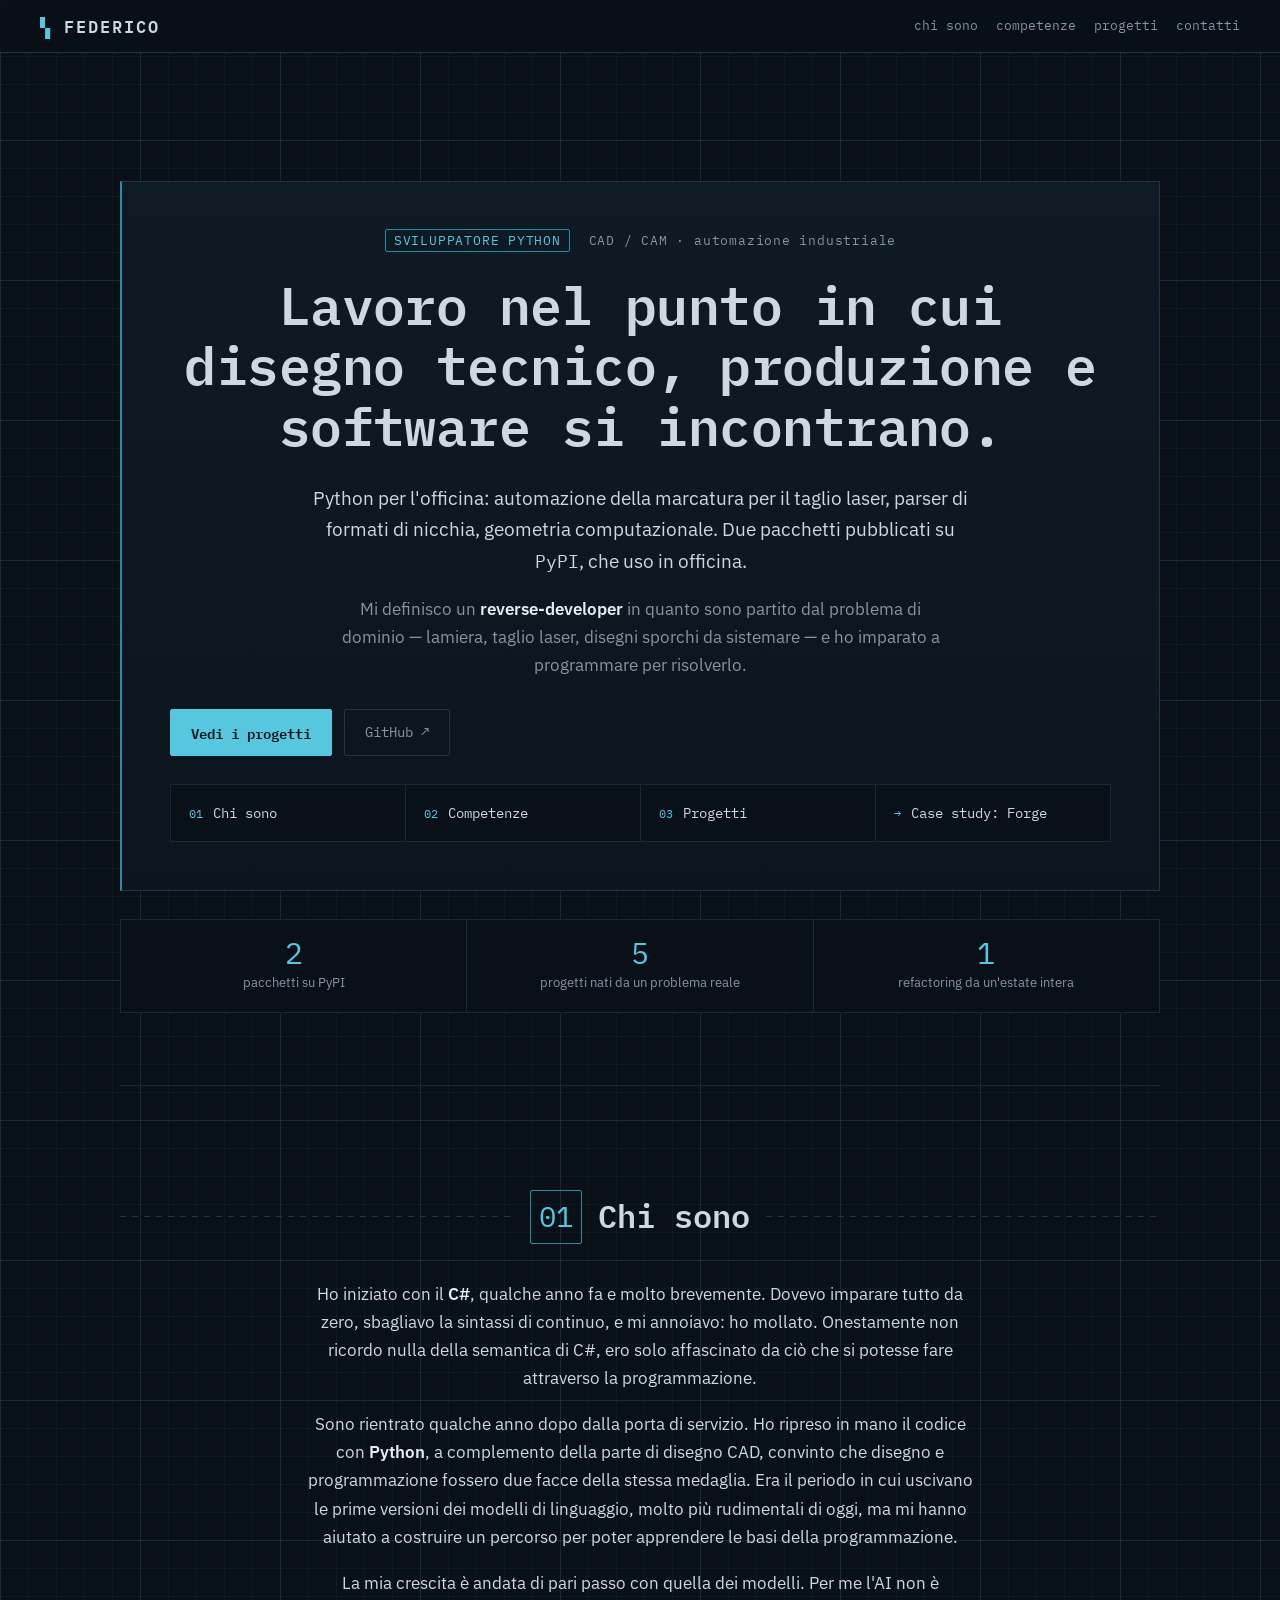
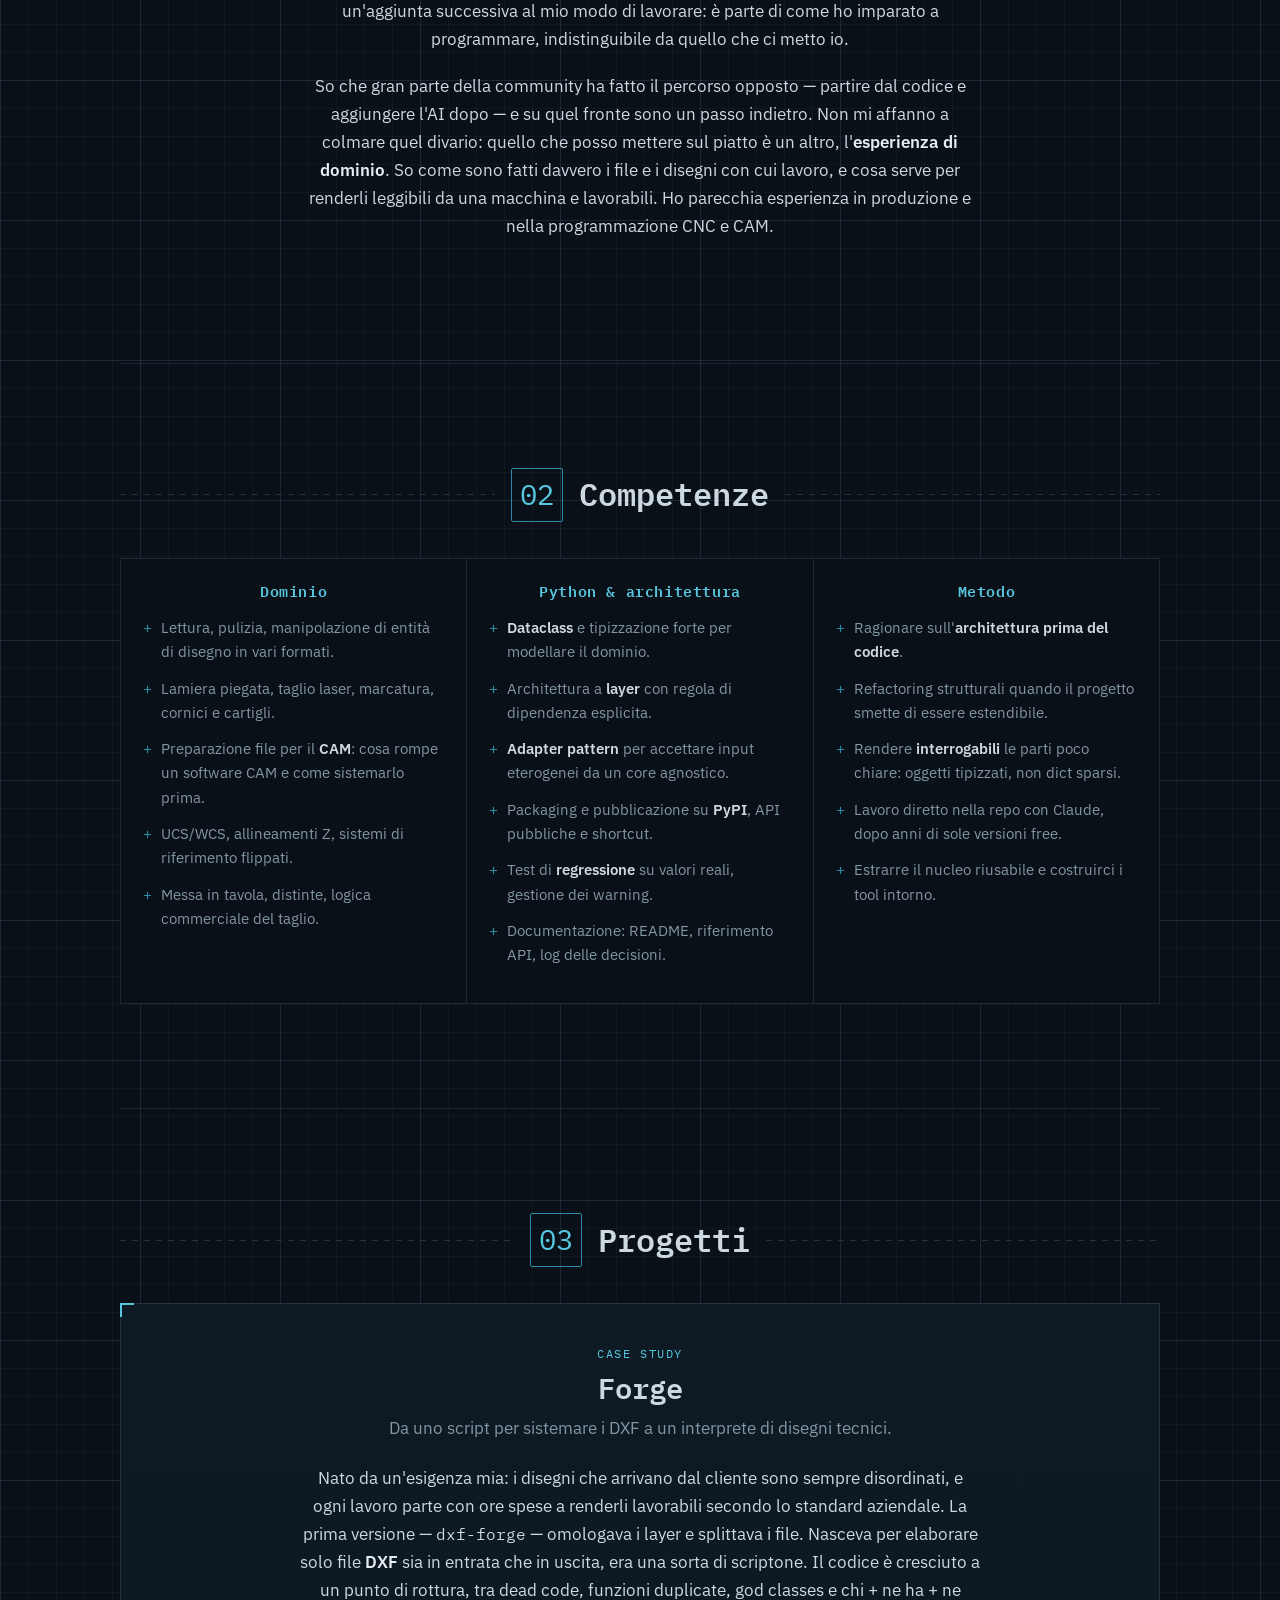
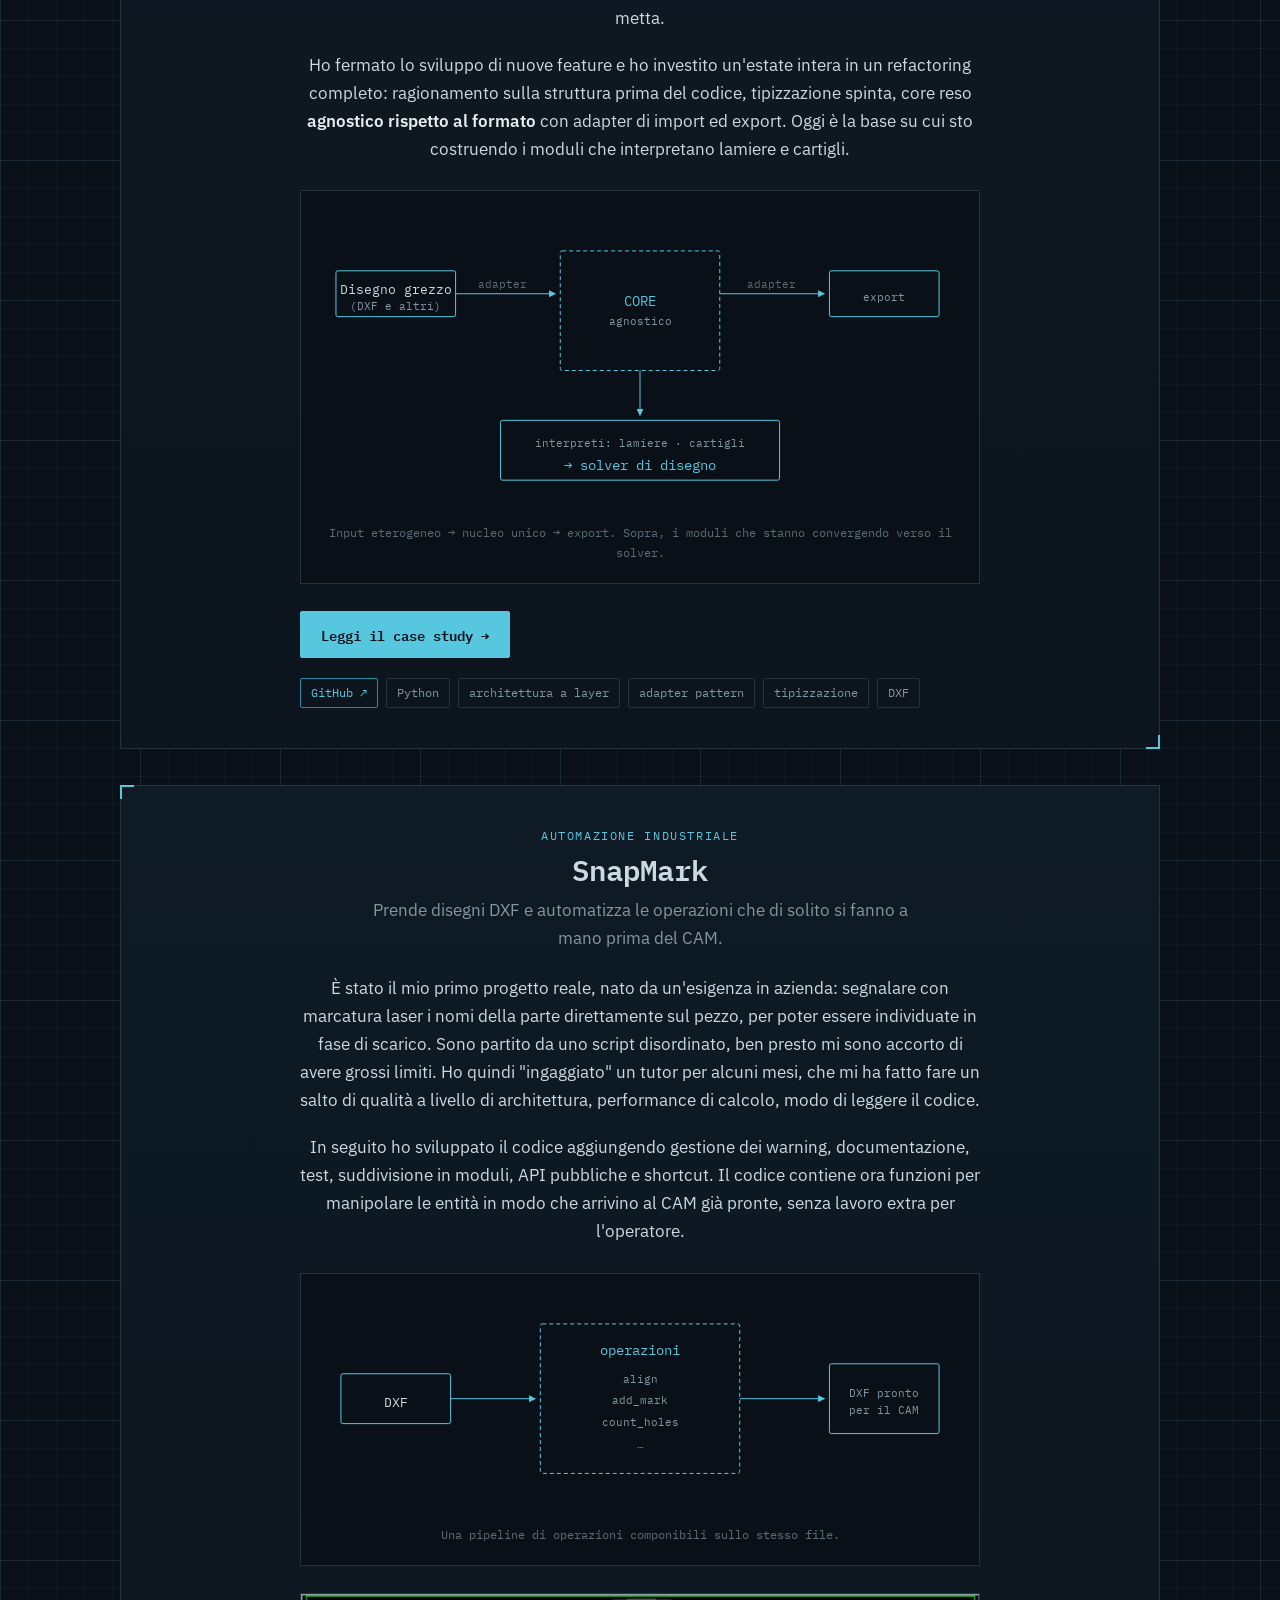
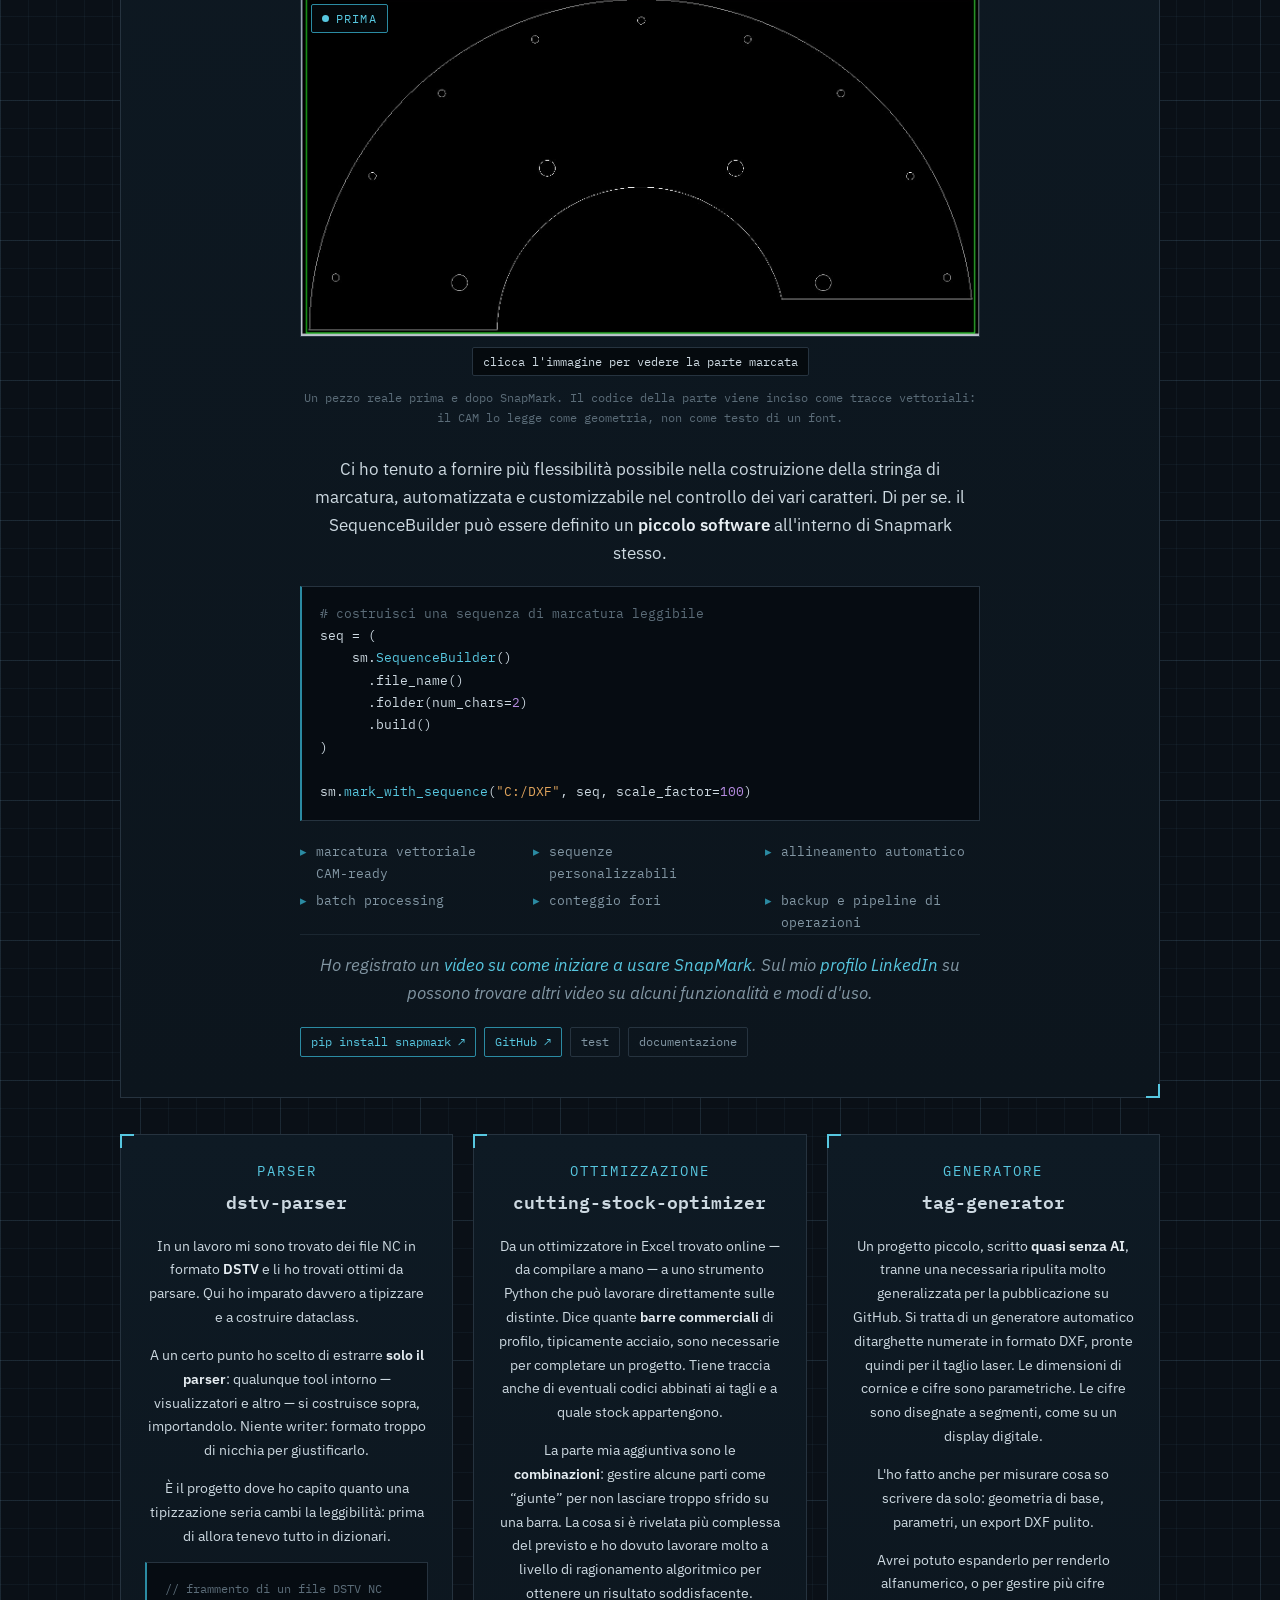
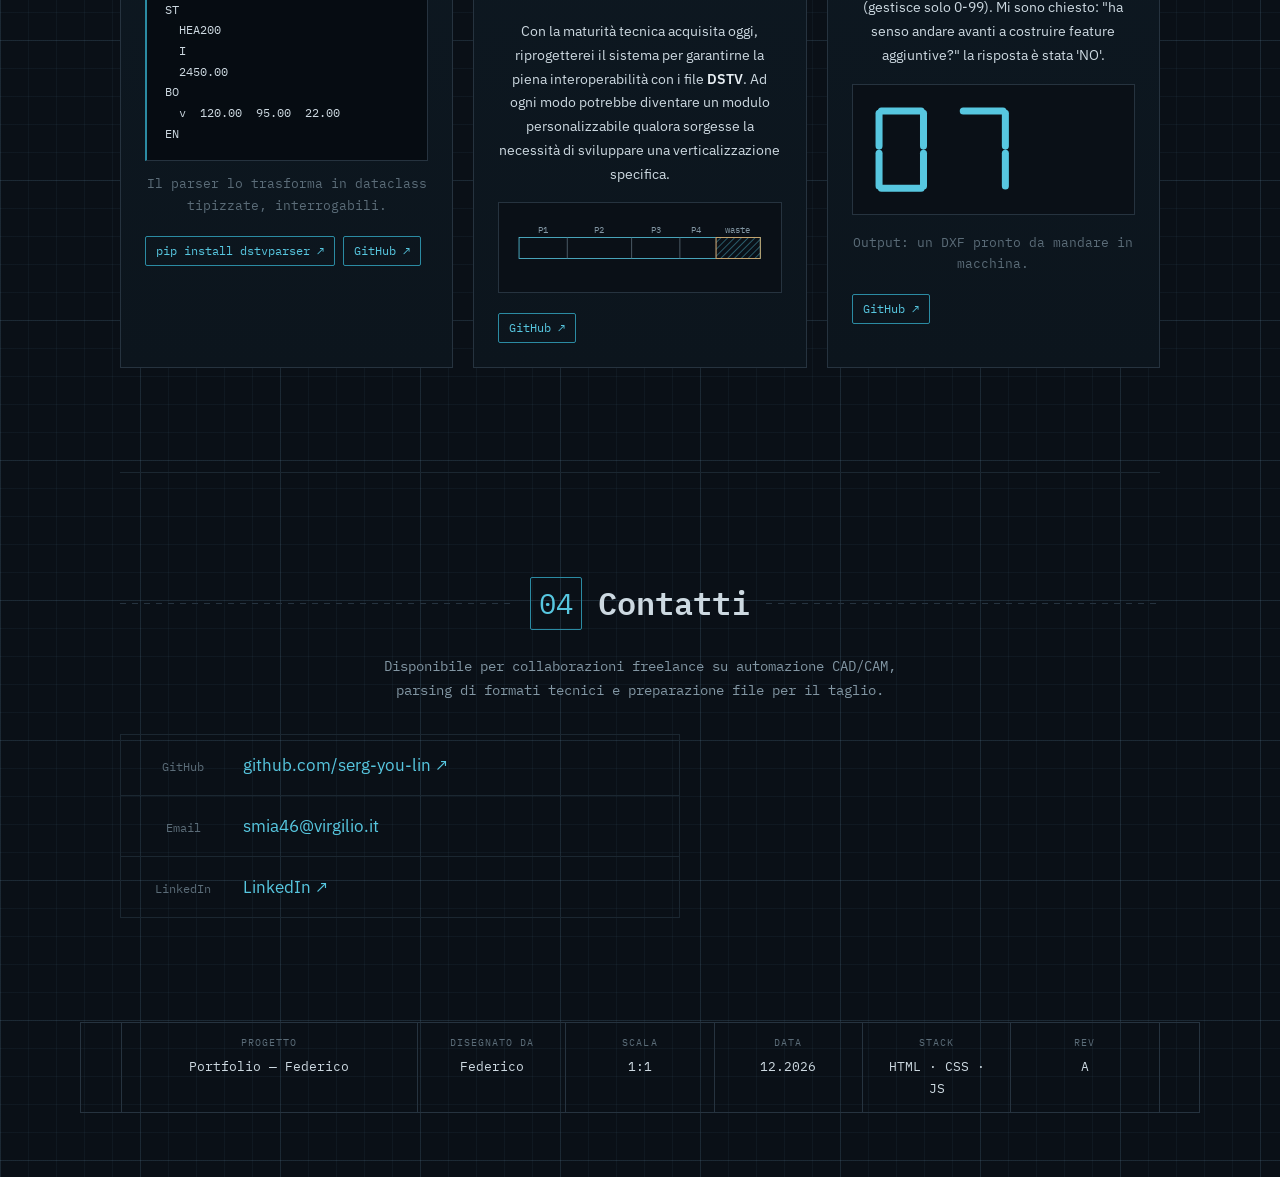
<file: index.html>
<!DOCTYPE html>
<html lang="it">
<head>
    <meta charset="UTF-8">
    <meta name="viewport" content="width=device-width, initial-scale=1.0">
    <title>Federico — sviluppatore CAD/CAM</title>
    <meta name="description" content="Sviluppatore Python per CAD/CAM: automazione industriale, parsing di formati di nicchia, interpretazione di disegni tecnici. Due pacchetti pubblicati su PyPI.">
    <meta name="author" content="Federico">

    <meta property="og:title" content="Federico — sviluppatore CAD/CAM">
    <meta property="og:description" content="Costruisco strumenti Python che rendono lavorabili i disegni tecnici: automazione per il CAM, parser di formati di nicchia, un interprete di disegni in costruzione.">
    <meta property="og:type" content="website">

    <link rel="preconnect" href="https://fonts.googleapis.com">
    <link rel="preconnect" href="https://fonts.gstatic.com" crossorigin>
    <link href="https://fonts.googleapis.com/css2?family=IBM+Plex+Mono:wght@400;500;600&family=IBM+Plex+Sans:wght@400;500;600&display=swap" rel="stylesheet">
    <link rel="stylesheet" href="style.css">
</head>
<body>

<a class="skip-link" href="#main">Salta al contenuto</a>

<header class="topbar">
    <a class="topbar__id" href="#top">
        <span class="mark">▚</span> FEDERICO
    </a>
    <nav class="topbar__nav" aria-label="Sezioni">
        <a href="#chi-sono">chi sono</a>
        <a href="#competenze">competenze</a>
        <a href="#progetti">progetti</a>
        <a href="#contatti">contatti</a>
    </nav>
</header>

<main id="main">
    <span id="top"></span>

    <!-- ============================================ HERO -->
    <section class="hero" aria-labelledby="hero-title">
        <div class="hero__frame">
            <p class="eyebrow">
                <span class="eyebrow__tag">SVILUPPATORE PYTHON</span>
                CAD / CAM · automazione industriale
            </p>

            <h1 id="hero-title">
                Lavoro nel punto in cui disegno tecnico, produzione e software si incontrano.
            </h1>

            <p class="hero__lede">
                Python per l'officina: automazione della marcatura per il taglio laser,
                parser di formati di nicchia, geometria computazionale. Due pacchetti
                pubblicati su <span class="mono">PyPI</span>, che uso in officina.
            </p>

            <p class="hero__identity">
                Mi definisco un <strong>reverse-developer</strong> in quanto sono partito
                dal problema di dominio — lamiera, taglio laser, disegni sporchi da
                sistemare — e ho imparato a programmare per risolverlo.
            </p>

            <div class="hero__cta">
                <a class="btn btn--primary" href="#progetti">Vedi i progetti</a>
                <a class="btn btn--ghost" href="https://github.com/serg-you-lin" target="_blank" rel="noopener">GitHub ↗</a>
            </div>

            <nav class="hero__index" aria-label="Aree del sito">
                <a href="#chi-sono"><span class="hero__index-n">01</span> Chi sono</a>
                <a href="#competenze"><span class="hero__index-n">02</span> Competenze</a>
                <a href="#progetti"><span class="hero__index-n">03</span> Progetti</a>
                <a href="forge.html"><span class="hero__index-n">→</span> Case study: Forge</a>
            </nav>
        </div>

        <ul class="hero__stats" aria-label="In numeri">
            <li><span class="num">2</span><span class="cap">pacchetti su PyPI</span></li>
            <li><span class="num">5</span><span class="cap">progetti nati da un problema reale</span></li>
            <li><span class="num">1</span><span class="cap">refactoring da un'estate intera</span></li>
        </ul>
    </section>

    <!-- ============================================ CHI SONO -->
    <section id="chi-sono" class="section" aria-labelledby="chi-sono-title">
        <div class="section__head">
            <span class="section__num">01</span>
            <h2 id="chi-sono-title">Chi sono</h2>
            <span class="section__rule" aria-hidden="true"></span>
        </div>

        <div class="prose">
            <p>
                Ho iniziato con il <strong>C#</strong>, qualche anno fa e molto brevemente.
                Dovevo imparare tutto da zero, sbagliavo la sintassi di continuo, e mi
                annoiavo: ho mollato. Onestamente non ricordo nulla della semantica di C#, 
                ero solo affascinato da ciò che si potesse fare attraverso la programmazione.
            </p>
            <p>
                Sono rientrato qualche anno dopo dalla porta di servizio. Ho ripreso in mano il codice con
                <strong>Python</strong>, a complemento della parte di disegno CAD, convinto
                che disegno e programmazione fossero due facce della stessa medaglia. Era il
                periodo in cui uscivano le prime versioni dei modelli di linguaggio, molto più 
                rudimentali di oggi, ma mi hanno aiutato a costruire un percorso per poter apprendere le basi
                della programmazione.
            </p>
            <p>
                La mia crescita è andata di pari passo con quella dei modelli. Per me l'AI
                non è un'aggiunta successiva al mio modo di lavorare: è parte di come ho
                imparato a programmare, indistinguibile da quello che ci metto io.
            </p>
            <p>
                So che gran parte della community ha fatto il percorso opposto — partire
                dal codice e aggiungere l'AI dopo — e su quel fronte sono un passo indietro.
                Non mi affanno a colmare quel divario: quello che posso mettere sul piatto
                è un altro, l'<strong>esperienza di dominio</strong>. So come sono fatti
                davvero i file e i disegni con cui lavoro, e cosa serve per renderli
                leggibili da una macchina e lavorabili. Ho parecchia esperienza in
                produzione e nella programmazione CNC e CAM.
            </p>
        </div>
    </section>

    <!-- ============================================ COMPETENZE -->
    <section id="competenze" class="section" aria-labelledby="competenze-title">
        <div class="section__head">
            <span class="section__num">02</span>
            <h2 id="competenze-title">Competenze</h2>
            <span class="section__rule" aria-hidden="true"></span>
        </div>

        <div class="skills">
            <article class="skillcol">
                <h3>Dominio</h3>
                <ul>
                    <li>Lettura, pulizia, manipolazione di entità di disegno in vari formati.</li>
                    <li>Lamiera piegata, taglio laser, marcatura, cornici e cartigli.</li>
                    <li>Preparazione file per il <strong>CAM</strong>: cosa rompe un software CAM e come sistemarlo prima.</li>
                    <li>UCS/WCS, allineamenti Z, sistemi di riferimento flippati.</li>
                    <li>Messa in tavola, distinte, logica commerciale del taglio.</li>
                </ul>
            </article>

            <article class="skillcol">
                <h3>Python &amp; architettura</h3>
                <ul>
                    <li><strong>Dataclass</strong> e tipizzazione forte per modellare il dominio.</li>
                    <li>Architettura a <strong>layer</strong> con regola di dipendenza esplicita.</li>
                    <li><strong>Adapter pattern</strong> per accettare input eterogenei da un core agnostico.</li>
                    <li>Packaging e pubblicazione su <strong>PyPI</strong>, API pubbliche e shortcut.</li>
                    <li>Test di <strong>regressione</strong> su valori reali, gestione dei warning.</li>
                    <li>Documentazione: README, riferimento API, log delle decisioni.</li>
                </ul>
            </article>

            <article class="skillcol">
                <h3>Metodo</h3>
                <ul>
                    <li>Ragionare sull'<strong>architettura prima del codice</strong>.</li>
                    <li>Refactoring strutturali quando il progetto smette di essere estendibile.</li>
                    <li>Rendere <strong>interrogabili</strong> le parti poco chiare: oggetti tipizzati, non dict sparsi.</li>
                    <li>Lavoro diretto nella repo con Claude, dopo anni di sole versioni free.</li>
                    <li>Estrarre il nucleo riusabile e costruirci i tool intorno.</li>
                </ul>
            </article>
        </div>
    </section>

    <!-- ============================================ PROGETTI -->
    <section id="progetti" class="section" aria-labelledby="progetti-title">
        <div class="section__head">
            <span class="section__num">03</span>
            <h2 id="progetti-title">Progetti</h2>
            <span class="section__rule" aria-hidden="true"></span>
        </div>

        <!-- ---------- FORGE : case study ---------- -->
        <article id="forge" class="project project--feature">
            <div class="project__corner project__corner--tl" aria-hidden="true"></div>
            <div class="project__corner project__corner--br" aria-hidden="true"></div>

            <header class="project__head">
                <p class="project__kicker">CASE STUDY</p>
                <h3>Forge</h3>
                <p class="project__tagline">
                    Da uno script per sistemare i DXF a un interprete di disegni tecnici.
                </p>
            </header>

            <div class="project__body prose">
                <p>
                    Nato da un'esigenza mia: i disegni che arrivano dal cliente sono sempre
                    disordinati, e ogni lavoro parte con ore spese a renderli lavorabili
                    secondo lo standard aziendale. La prima versione — <span class="mono">dxf-forge</span> —
                    omologava i layer e splittava i file. Nasceva per elaborare solo file <strong>DXF</strong> 
                    sia in entrata che in uscita, era una sorta di scriptone. Il codice è cresciuto a un 
                    punto di rottura, tra dead code, funzioni duplicate, god classes e chi + ne ha + ne metta.
                </p>
                <p>
                    Ho fermato lo sviluppo di nuove feature e ho investito un'estate intera
                    in un refactoring completo: ragionamento sulla struttura prima del
                    codice, tipizzazione spinta, core reso <strong>agnostico rispetto al
                    formato</strong> con adapter di import ed export. Oggi è la base su cui
                    sto costruendo i moduli che interpretano lamiere e cartigli.
                </p>

                <figure class="diagram">
                    <svg viewBox="0 0 640 300" role="img" aria-labelledby="forge-diagram-title">
                        <title id="forge-diagram-title">Architettura di Forge: adapter di input, core agnostico, adapter di output, moduli interpreti verso un solver</title>
                        <defs>
                            <marker id="arrow" viewBox="0 0 10 10" refX="9" refY="5" markerWidth="7" markerHeight="7" orient="auto-start-reverse">
                                <path d="M0 0 L10 5 L0 10 z" fill="currentColor"/>
                            </marker>
                        </defs>
                        <g class="d-dim">
                            <rect x="15" y="60" width="120" height="46" rx="2"/>
                            <text x="75" y="80">Disegno grezzo</text>
                            <text x="75" y="96" class="d-small">(DXF e altri)</text>
                        </g>
                        <line x1="135" y1="83" x2="235" y2="83" marker-end="url(#arrow)"/>
                        <text x="182" y="74" class="d-small d-mid">adapter</text>

                        <g class="d-core">
                            <rect x="240" y="40" width="160" height="120" rx="2"/>
                            <text x="320" y="92" class="d-strong">CORE</text>
                            <text x="320" y="112" class="d-small">agnostico</text>
                        </g>

                        <line x1="400" y1="83" x2="505" y2="83" marker-end="url(#arrow)"/>
                        <text x="452" y="74" class="d-small d-mid">adapter</text>
                        <g class="d-dim">
                            <rect x="510" y="60" width="110" height="46" rx="2"/>
                            <text x="565" y="87" class="d-small">export</text>
                        </g>

                        <line x1="320" y1="160" x2="320" y2="205" marker-end="url(#arrow)"/>
                        <g class="d-dim">
                            <rect x="180" y="210" width="280" height="60" rx="2"/>
                            <text x="320" y="234" class="d-small">interpreti: lamiere · cartigli</text>
                            <text x="320" y="256" class="d-strong">→ solver di disegno</text>
                        </g>
                    </svg>
                    <figcaption>
                        Input eterogeneo → nucleo unico → export. Sopra, i moduli
                        che stanno convergendo verso il solver.
                    </figcaption>
                </figure>

                <p class="project__cta-line">
                    <a class="btn btn--primary" href="forge.html">Leggi il case study →</a>
                </p>

                <div class="project__meta">
                    <a class="tag tag--link" href="https://github.com/serg-you-lin/forge" target="_blank" rel="noopener">GitHub ↗</a>
                    <span class="tag">Python</span>
                    <span class="tag">architettura a layer</span>
                    <span class="tag">adapter pattern</span>
                    <span class="tag">tipizzazione</span>
                    <span class="tag">DXF</span>
                </div>
            </div>
        </article>

        <!-- ---------- SNAPMARK ---------- -->
        <article id="snapmark" class="project project--feature">
            <div class="project__corner project__corner--tl" aria-hidden="true"></div>
            <div class="project__corner project__corner--br" aria-hidden="true"></div>

            <header class="project__head">
                <p class="project__kicker">AUTOMAZIONE INDUSTRIALE</p>
                <h3>SnapMark</h3>
                <p class="project__tagline">
                    Prende disegni DXF e automatizza le operazioni che di solito si fanno
                    a mano prima del CAM.
                </p>
            </header>

            <div class="project__body prose">
                <p>
                    È stato il mio primo progetto reale, nato da un'esigenza in azienda:
                    segnalare con marcatura laser i nomi della parte direttamente sul pezzo, 
                    per poter essere individuate in fase di scarico.
                    Sono partito da uno script disordinato, ben presto mi sono accorto di avere grossi limiti.
                    Ho quindi "ingaggiato" un tutor per alcuni mesi, che mi ha fatto fare un salto
                    di qualità a livello di architettura, performance di calcolo,
                    modo di leggere il codice.
                </p>
                <p>
                    In seguito ho sviluppato il codice aggiungendo gestione dei warning, documentazione,
                    test, suddivisione in moduli, API pubbliche e shortcut. Il codice contiene ora funzioni per
                    manipolare le entità in modo che arrivino al CAM già pronte, senza
                    lavoro extra per l'operatore.
                </p>

                <figure class="diagram">
                    <svg viewBox="0 0 640 220" role="img" aria-labelledby="snapmark-diagram-title">
                        <title id="snapmark-diagram-title">Pipeline di SnapMark: da un DXF grezzo, attraverso operazioni come allineamento, marcatura e conteggio fori, a un DXF pronto per il CAM</title>
                        <defs>
                            <marker id="arrow2" viewBox="0 0 10 10" refX="9" refY="5" markerWidth="7" markerHeight="7" orient="auto-start-reverse">
                                <path d="M0 0 L10 5 L0 10 z" fill="currentColor"/>
                            </marker>
                        </defs>
                        <g class="d-dim">
                            <rect x="20" y="80" width="110" height="50" rx="2"/>
                            <text x="75" y="110">DXF</text>
                        </g>
                        <line x1="130" y1="105" x2="215" y2="105" marker-end="url(#arrow2)"/>
                        <g class="d-core">
                            <rect x="220" y="30" width="200" height="150" rx="2"/>
                            <text x="320" y="58" class="d-strong">operazioni</text>
                            <text x="320" y="86" class="d-small">align</text>
                            <text x="320" y="108" class="d-small">add_mark</text>
                            <text x="320" y="130" class="d-small">count_holes</text>
                            <text x="320" y="152" class="d-small">…</text>
                        </g>
                        <line x1="420" y1="105" x2="505" y2="105" marker-end="url(#arrow2)"/>
                        <g class="d-dim">
                            <rect x="510" y="70" width="110" height="70" rx="2"/>
                            <text x="565" y="100" class="d-small">DXF pronto</text>
                            <text x="565" y="118" class="d-small">per il CAM</text>
                        </g>
                    </svg>
                    <figcaption>Una pipeline di operazioni componibili sullo stesso file.</figcaption>
                </figure>

                <figure class="ba">
                    <button type="button" class="ba__stage" id="ba-toggle" aria-pressed="false"
                            aria-label="Mostra il disegno dopo la marcatura">
                        <img class="ba__img" src="assets/snapmark-prima.jpg" width="1447" height="729"
                             alt="Flangia semicircolare in DXF prima della marcatura: contorno esterno, asola interna e fori.">
                        <img class="ba__img" src="assets/snapmark-dopo.jpg" width="1454" height="733" hidden
                             alt="La stessa flangia dopo SnapMark: il codice parte «S532-P1» inciso come tracce vettoriali in basso a sinistra.">
                        <span class="ba__state"><span class="ba__dot" aria-hidden="true"></span><span class="ba__label">PRIMA</span></span>
                    </button>
                    <span class="ba__hint" aria-hidden="true">clicca l'immagine per vedere la parte marcata</span>
                    <figcaption>
                        Un pezzo reale prima e dopo SnapMark. Il codice della parte viene
                        inciso come tracce vettoriali: il CAM lo legge come geometria, non
                        come testo di un font.
                    </figcaption>
                </figure>

                <p>
                    Ci ho tenuto a fornire più flessibilità possibile nella costruizione della stringa di marcatura,
                    automatizzata e customizzabile nel controllo dei vari caratteri.
                    Di per se. il SequenceBuilder può essere definito un <strong>piccolo software</strong> 
                    all'interno di Snapmark stesso.
                </p>

                <pre class="code"><code><span class="c-c"># costruisci una sequenza di marcatura leggibile</span>
seq = (
    sm.<span class="c-f">SequenceBuilder</span>()
      .file_name()
      .folder(num_chars=<span class="c-n">2</span>)
      .build()
)

sm.<span class="c-f">mark_with_sequence</span>(<span class="c-s">"C:/DXF"</span>, seq, scale_factor=<span class="c-n">100</span>)</code></pre>

                <ul class="featlist">
                    <li>marcatura vettoriale CAM-ready</li>
                    <li>sequenze personalizzabili</li>
                    <li>allineamento automatico</li>
                    <li>batch processing</li>
                    <li>conteggio fori</li>
                    <li>backup e pipeline di operazioni</li>
                </ul>

                <p class="project__note">
                    Ho registrato un <a href="https://www.linkedin.com/feed/update/urn:li:activity:7469698755500560384/" target="_blank" rel="noopener">video su come iniziare a usare SnapMark</a>.
                    Sul mio <a href="https://www.linkedin.com/in/federico-sidraschi-059a961b9/" target="_blank" rel="noopener">profilo LinkedIn</a>
                    su possono trovare altri video su alcuni funzionalità e modi d'uso.
                </p>

                <div class="project__meta">
                    <a class="tag tag--link" href="https://pypi.org/project/snapmark/" target="_blank" rel="noopener">pip install snapmark ↗</a>
                    <a class="tag tag--link" href="https://github.com/serg-you-lin/snapmark" target="_blank" rel="noopener">GitHub ↗</a>
                    <span class="tag">test</span>
                    <span class="tag">documentazione</span>
                </div>
            </div>
        </article>

        <!-- ---------- MINORI ---------- -->
        <div class="grid-minor">

            <article id="dstv-parser" class="project project--minor">
                <div class="project__corner project__corner--tl" aria-hidden="true"></div>
                <header class="project__head">
                    <p class="project__kicker">PARSER</p>
                    <h3>dstv-parser</h3>
                </header>
                <div class="project__body">
                    <p>
                        In un lavoro mi sono trovato dei file NC in formato <strong>DSTV</strong>
                        e li ho trovati ottimi da parsare. Qui ho imparato davvero a tipizzare
                        e a costruire dataclass.
                    </p>
                    <p>
                        A un certo punto ho scelto di estrarre <strong>solo il parser</strong>:
                        qualunque tool intorno — visualizzatori e altro — si costruisce sopra,
                        importandolo. Niente writer: formato troppo di nicchia per giustificarlo.
                    </p>
                    <p>
                        È il progetto dove ho capito quanto una tipizzazione seria cambi la
                        leggibilità: prima di allora tenevo tutto in dizionari. 
                    </p>
                    <pre class="code code--sm"><code><span class="c-c">// frammento di un file DSTV NC</span>
ST
  HEA200
  I
  2450.00
BO
  v  120.00  95.00  22.00
EN</code></pre>
                    <p class="project__micro">Il parser lo trasforma in dataclass tipizzate, interrogabili.</p>
                    <div class="project__meta">
                        <a class="tag tag--link" href="https://pypi.org/project/dstvparser/" target="_blank" rel="noopener">pip install dstvparser ↗</a>
                        <a class="tag tag--link" href="https://github.com/serg-you-lin/dstvparser" target="_blank" rel="noopener">GitHub ↗</a>
                    </div>
                </div>
            </article>

            <article id="cutting-stock-optimizer" class="project project--minor">
                <div class="project__corner project__corner--tl" aria-hidden="true"></div>
                <header class="project__head">
                    <p class="project__kicker">OTTIMIZZAZIONE</p>
                    <h3>cutting-stock-optimizer</h3>
                </header>
                <div class="project__body">
                    <p>
                        Da un ottimizzatore in Excel trovato online — da compilare a mano —
                        a uno strumento Python che può lavorare direttamente sulle distinte.
                        Dice quante <strong>barre commerciali</strong> di profilo, tipicamente acciaio, 
                        sono necessarie per completare un progetto. Tiene traccia anche di eventuali codici abbinati 
                        ai tagli e a quale stock appartengono.
                    </p>
                    <p>
                        La parte mia aggiuntiva sono le <strong>combinazioni</strong>: gestire alcune
                        parti come “giunte” per non lasciare troppo sfrido su una barra.
                        La cosa si è rivelata più complessa del previsto e ho dovuto lavorare molto a livello 
                        di ragionamento algoritmico per ottenere un risultato soddisfacente.
                    </p>
                    <p>
                        Con la maturità tecnica acquisita oggi, riprogetterei il sistema per garantirne la piena 
                        interoperabilità con i file <strong>DSTV</strong>. Ad ogni modo potrebbe diventare un modulo personalizzabile 
                        qualora sorgesse la necessità di sviluppare una verticalizzazione specifica.
                    </p>
                    <figure class="diagram diagram--inline">
                        <svg viewBox="0 0 320 80" role="img" aria-labelledby="cut-diagram-title">
                            <title id="cut-diagram-title">Una barra commerciale suddivisa in tagli, con lo sfrido finale tratteggiato</title>
                            <defs>
                                <pattern id="hatchpat" width="6" height="6" patternTransform="rotate(45)" patternUnits="userSpaceOnUse">
                                    <line x1="0" y1="0" x2="0" y2="6" stroke="#e0a45c" stroke-width="1"/>
                                </pattern>
                            </defs>
                            <g class="d-dim">
                                <rect x="10" y="28" width="300" height="26"/>
                                <line x1="70" y1="28" x2="70" y2="54"/>
                                <line x1="150" y1="28" x2="150" y2="54"/>
                                <line x1="210" y1="28" x2="210" y2="54"/>
                                <line x1="255" y1="28" x2="255" y2="54"/>
                                <text x="40" y="20" class="d-small">P1</text>
                                <text x="110" y="20" class="d-small">P2</text>
                                <text x="180" y="20" class="d-small">P3</text>
                                <text x="230" y="20" class="d-small">P4</text>
                            </g>
                            <g class="d-hatch">
                                <rect x="255" y="28" width="55" height="26"/>
                                <text x="282" y="20" class="d-small">waste</text>
                            </g>
                        </svg>
                    </figure>
                    <div class="project__meta">
                        <a class="tag tag--link" href="https://github.com/serg-you-lin/CuttingStockOptimizer" target="_blank" rel="noopener">GitHub ↗</a>
                    </div>
                </div>
            </article>

            <article id="tag-generator" class="project project--minor">
                <div class="project__corner project__corner--tl" aria-hidden="true"></div>
                <header class="project__head">
                    <p class="project__kicker">GENERATORE</p>
                    <h3>tag-generator</h3>
                </header>
                <div class="project__body">
                    <p>
                        Un progetto piccolo, scritto <strong>quasi senza AI</strong>, tranne 
                        una necessaria ripulita molto generalizzata per la pubblicazione su GitHub.
                        Si tratta di un generatore automatico ditarghette numerate in formato DXF, 
                        pronte quindi per il taglio laser.
                        Le dimensioni di cornice e cifre sono parametriche. Le cifre sono disegnate
                        a segmenti, come su un display digitale.
                    </p>
                    <p>
                        L'ho fatto anche per misurare cosa so scrivere da solo: geometria
                        di base, parametri, un export DXF pulito.
                    </p>
                    <p>
                        Avrei potuto espanderlo per renderlo alfanumerico, o per gestire più cifre 
                        (gestisce solo 0-99). Mi sono chiesto:
                        "ha senso andare avanti a costruire feature aggiuntive?" 
                        la risposta è stata 'NO'.
                    </p>
                    <figure class="diagram diagram--inline">
                        <svg viewBox="0 0 220 90" role="img" aria-labelledby="tag-diagram-title">
                            <title id="tag-diagram-title">Due cifre a sette segmenti in stile display digitale, come le genera tag-generator</title>
                            <g class="seg">
                                <!-- 0 -->
                                <path d="M14 12 h34"/>
                                <path d="M12 14 v28"/><path d="M50 14 v28"/>
                                <path d="M12 48 v28"/><path d="M50 48 v28"/>
                                <path d="M14 78 h34"/>
                                <!-- 7 -->
                                <path d="M84 12 h34"/>
                                <path d="M120 14 v28"/>
                                <path d="M120 48 v28"/>
                            </g>
                        </svg>
                    </figure>
                    <p class="project__micro">Output: un DXF pronto da mandare in macchina.</p>
                    <div class="project__meta">
                        <a class="tag tag--link" href="https://github.com/serg-you-lin/DXF-Tag-generator" target="_blank" rel="noopener">GitHub ↗</a>
                    </div>
                </div>
            </article>

        </div>
    </section>

    <!-- ============================================ CONTATTI -->
    <section id="contatti" class="section" aria-labelledby="contatti-title">
        <div class="section__head">
            <span class="section__num">04</span>
            <h2 id="contatti-title">Contatti</h2>
            <span class="section__rule" aria-hidden="true"></span>
        </div>

        <p class="section__intro">
            Disponibile per collaborazioni freelance su automazione CAD/CAM, parsing
            di formati tecnici e preparazione file per il taglio.
        </p>

        <ul class="contacts">
            <li>
                <span class="contacts__k">GitHub</span>
                <a href="https://github.com/serg-you-lin" target="_blank" rel="noopener">github.com/serg-you-lin ↗</a>
            </li>
            <li>
                <span class="contacts__k">Email</span>
                <a href="mailto:smia46@virgilio.it">smia46@virgilio.it</a>
            </li>
            
            <li>
                <span class="contacts__k">LinkedIn</span>
                <a href="https://www.linkedin.com/in/federico-sidraschi-059a961b9/" target="_blank" rel="noopener">LinkedIn ↗</a>
            </li>
            
        </ul>
    </section>
</main>

<!-- ============================================ CARTIGLIO / FOOTER -->
<footer class="titleblock" aria-label="Cartiglio">
    <div class="titleblock__cell titleblock__cell--wide">
        <span class="k">PROGETTO</span>
        <span class="v">Portfolio — Federico</span>
    </div>
    <div class="titleblock__cell">
        <span class="k">DISEGNATO DA</span>
        <span class="v">Federico</span>
    </div>
    <div class="titleblock__cell">
        <span class="k">SCALA</span>
        <span class="v">1:1</span>
    </div>
    <div class="titleblock__cell">
        <span class="k">DATA</span>
        <span class="v" id="tb-date">2026</span>
    </div>
    <div class="titleblock__cell">
        <span class="k">STACK</span>
        <span class="v">HTML · CSS · JS</span>
    </div>
    <div class="titleblock__cell">
        <span class="k">REV</span>
        <span class="v">A</span>
    </div>
</footer>

<script src="script.js"></script>
</body>
</html>
</file>
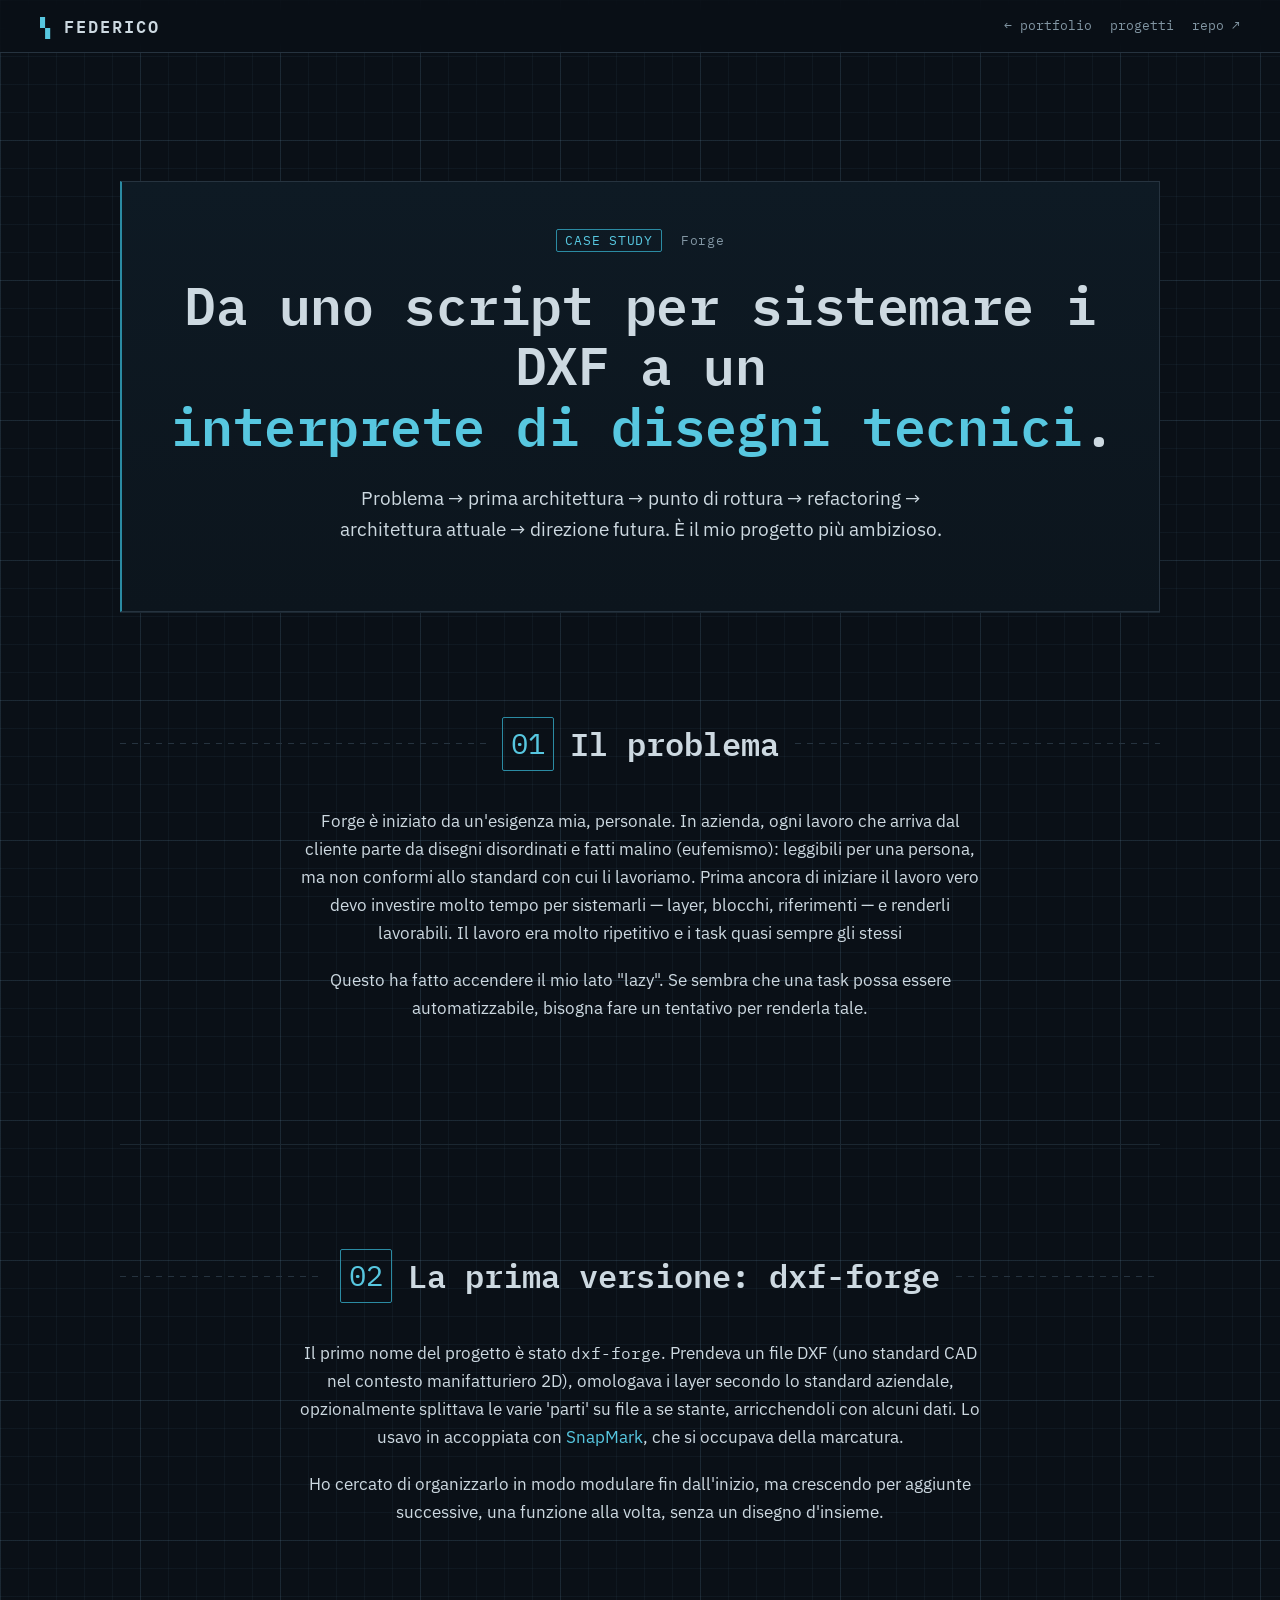
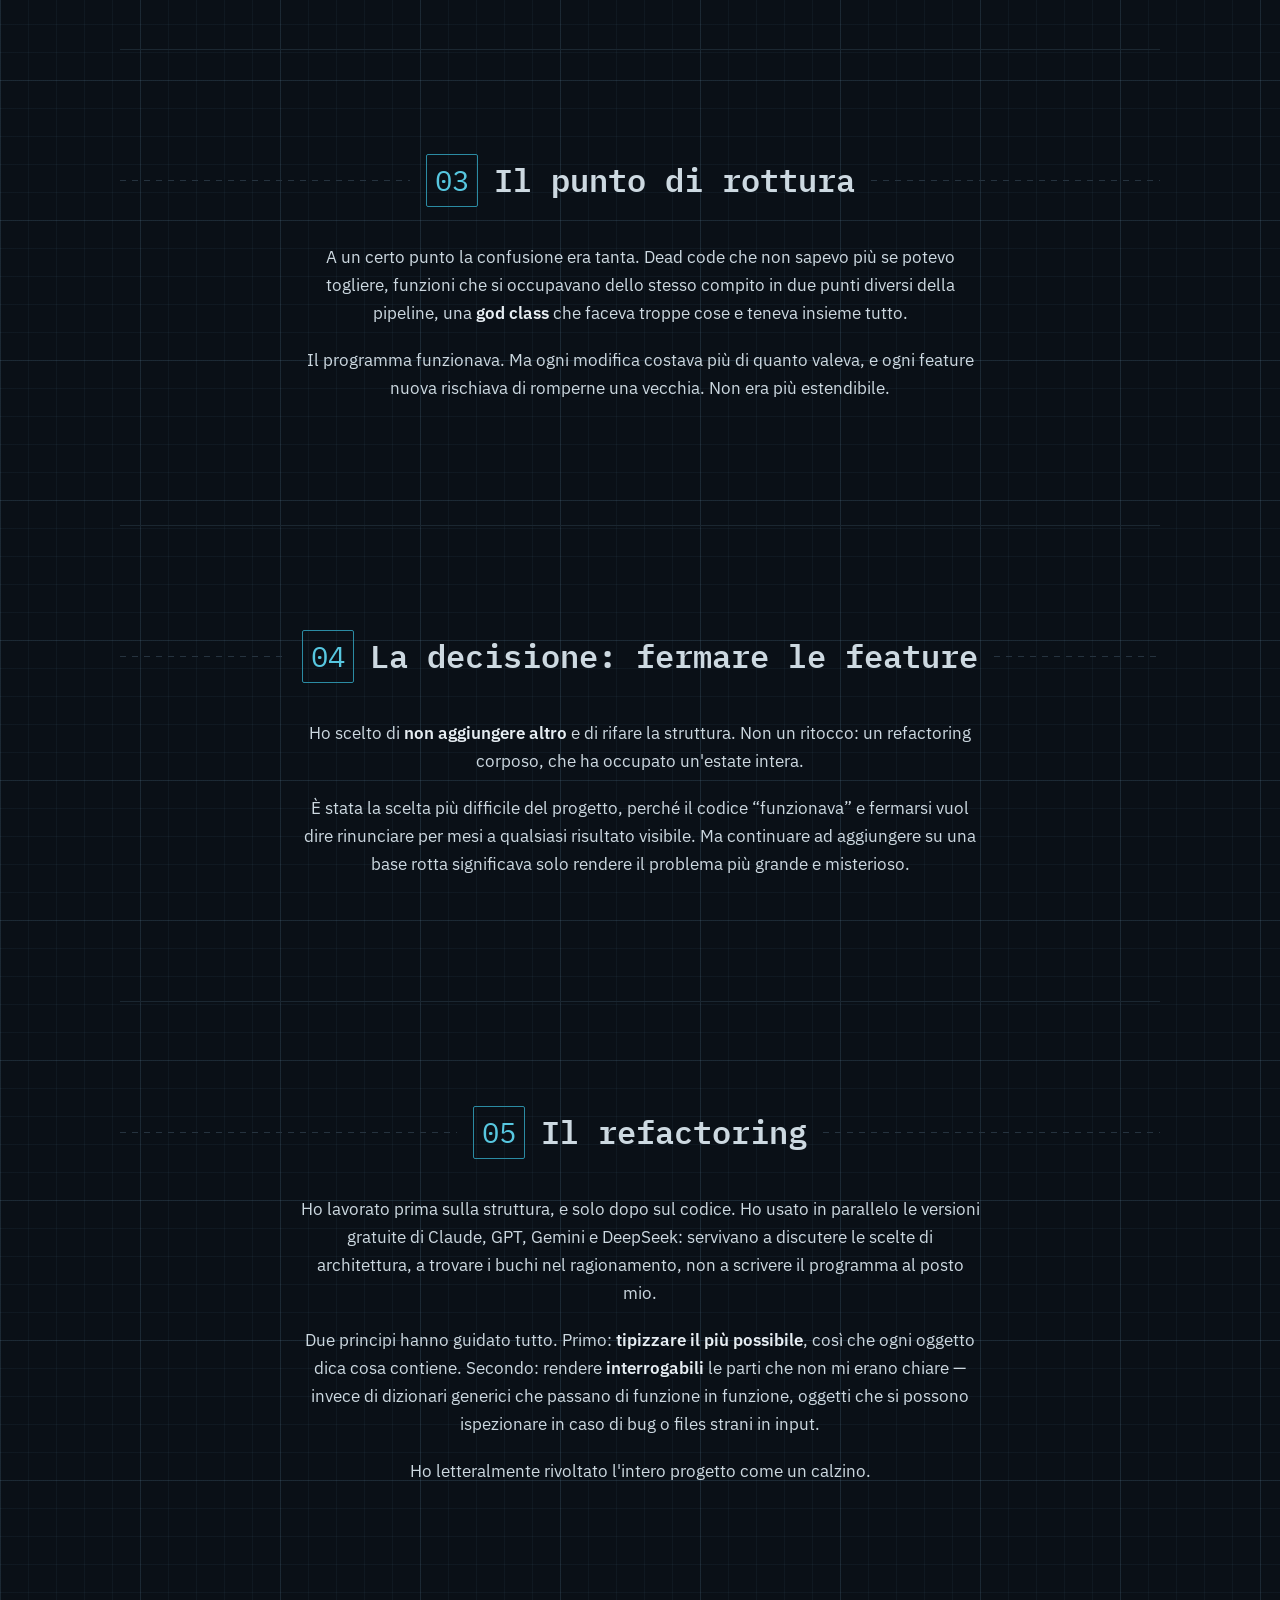
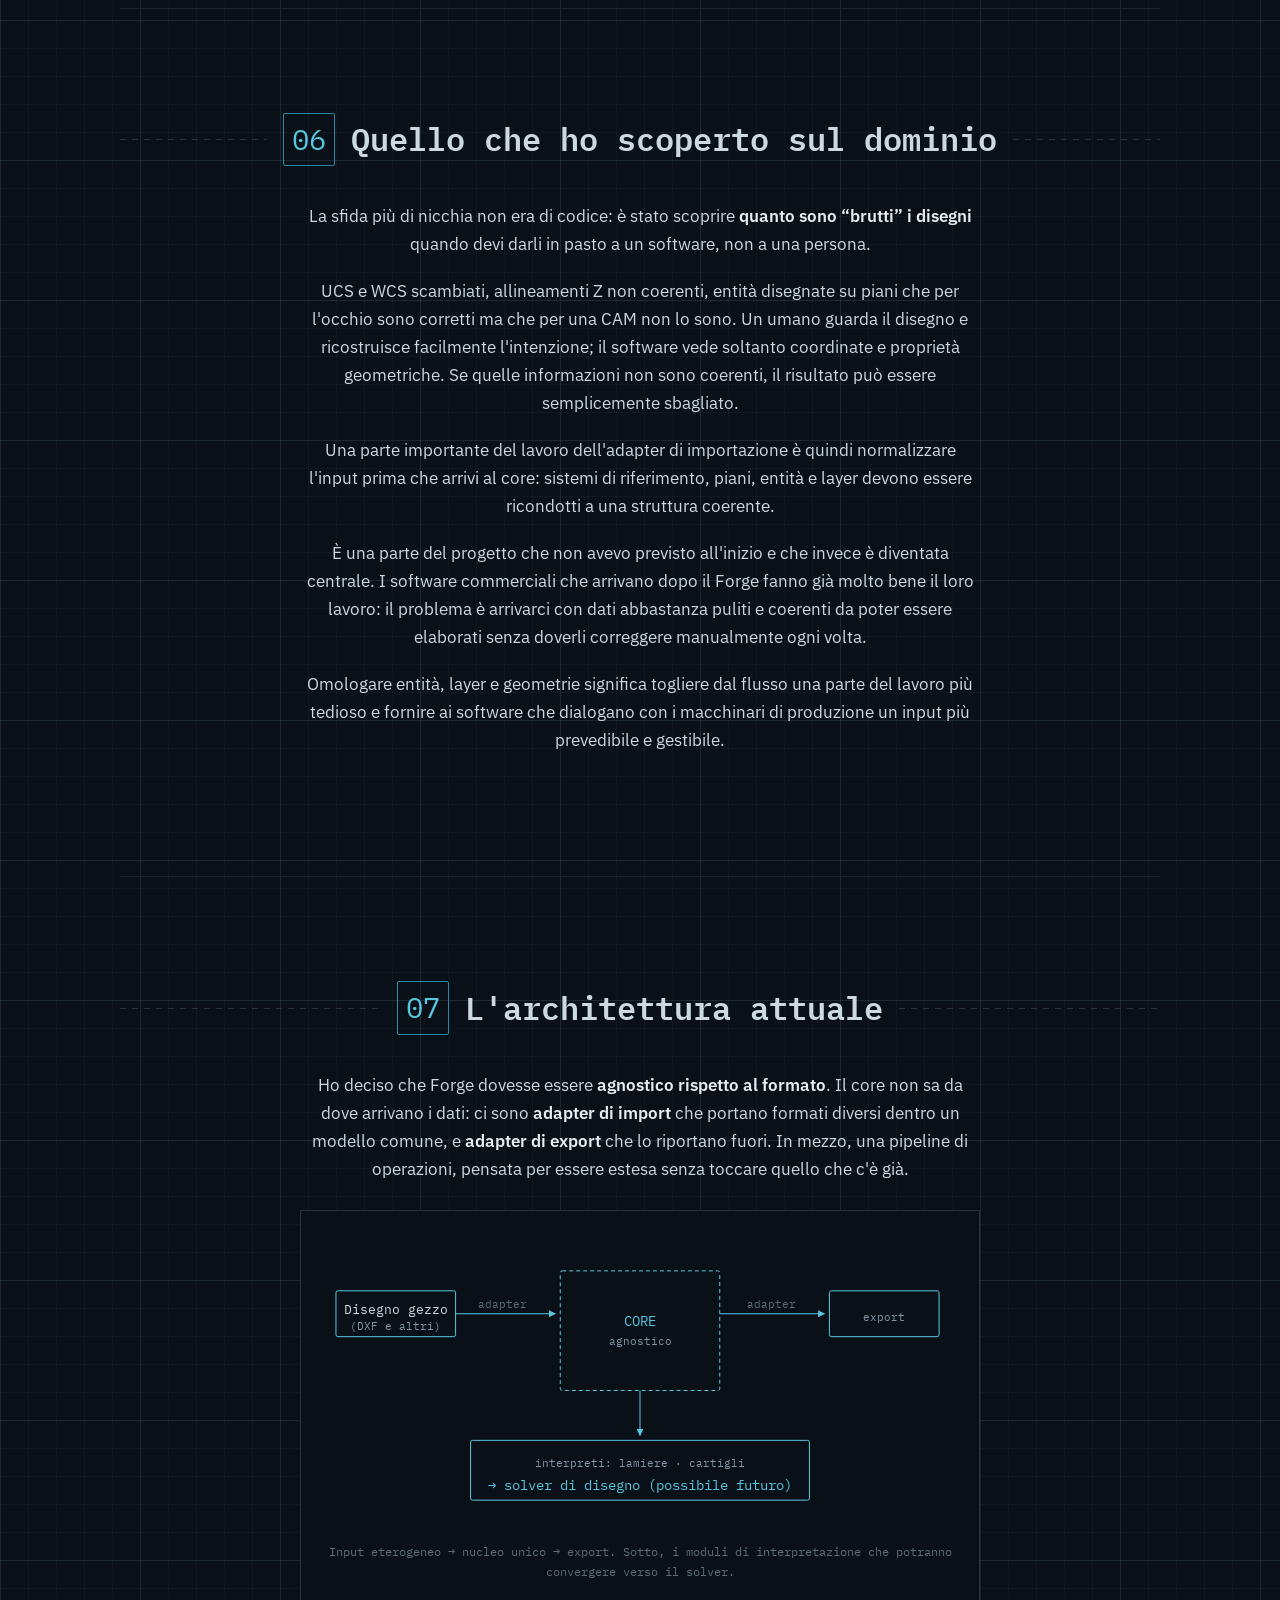
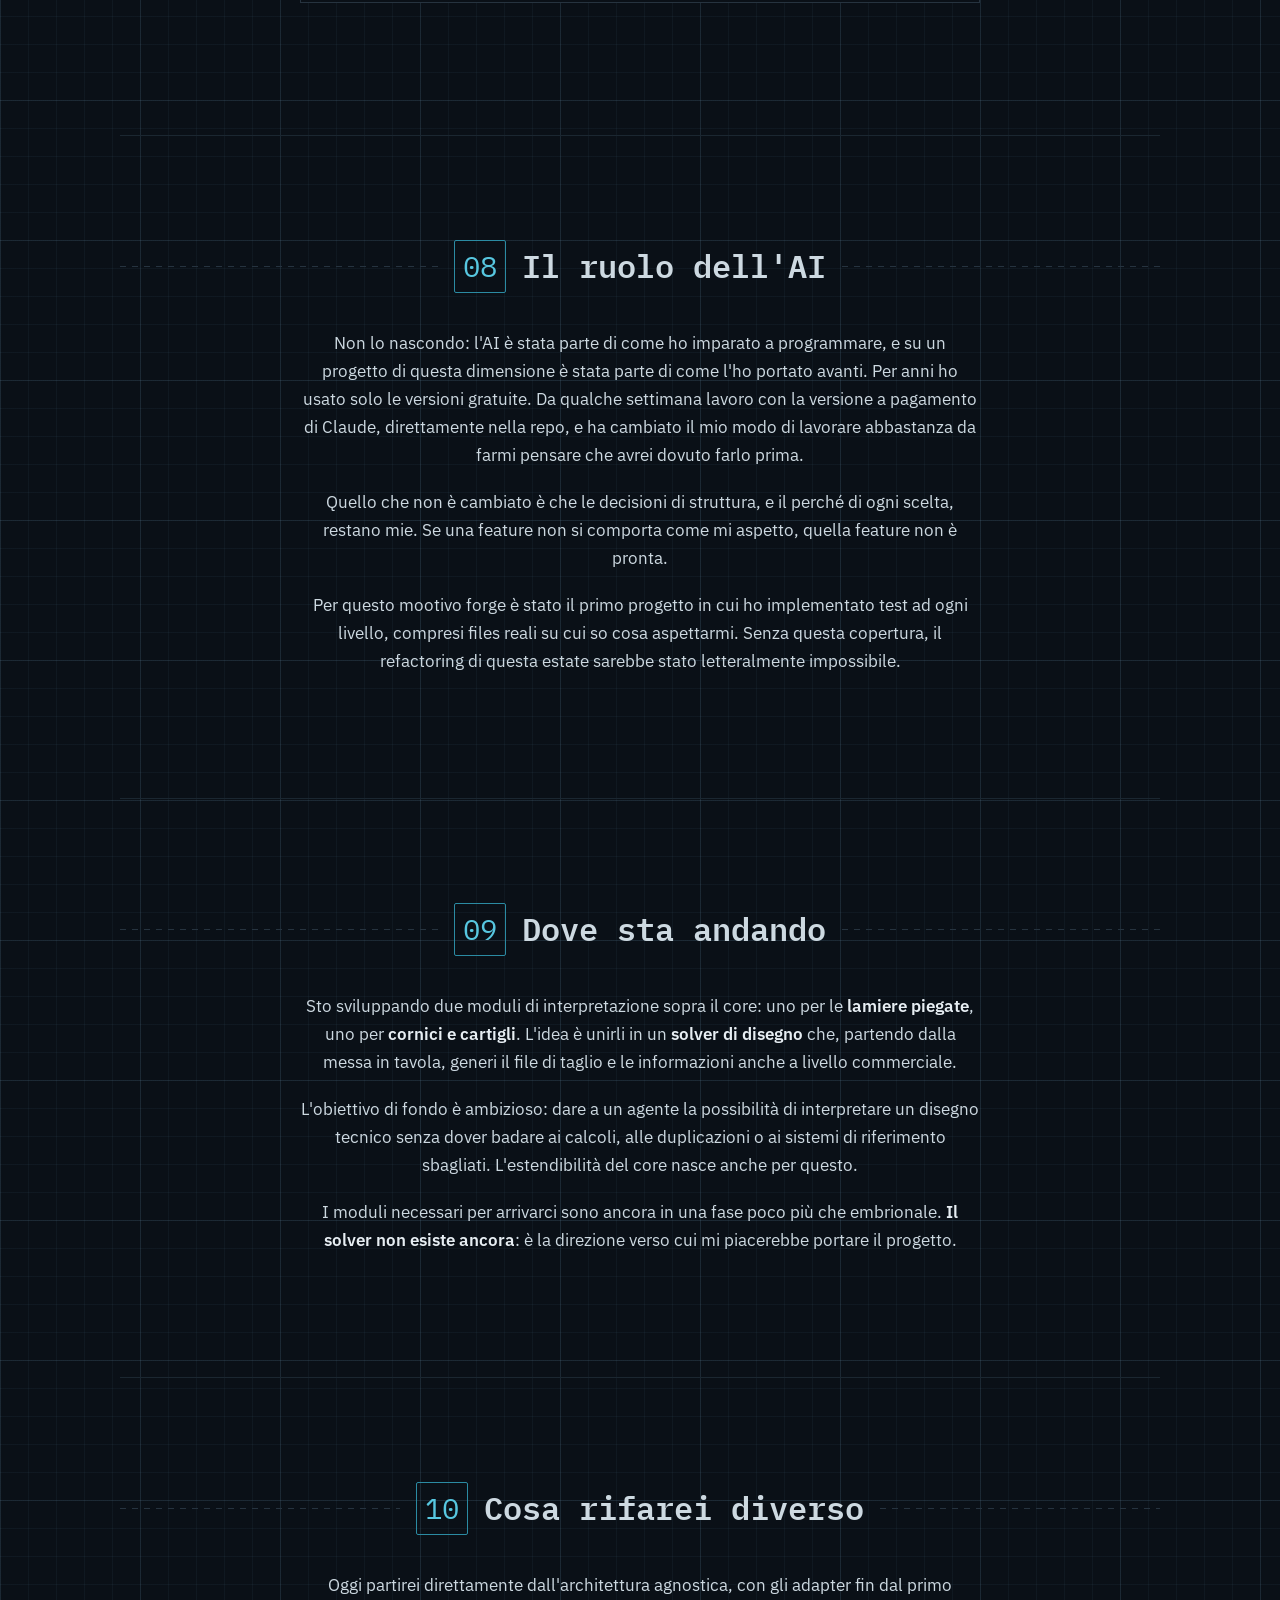
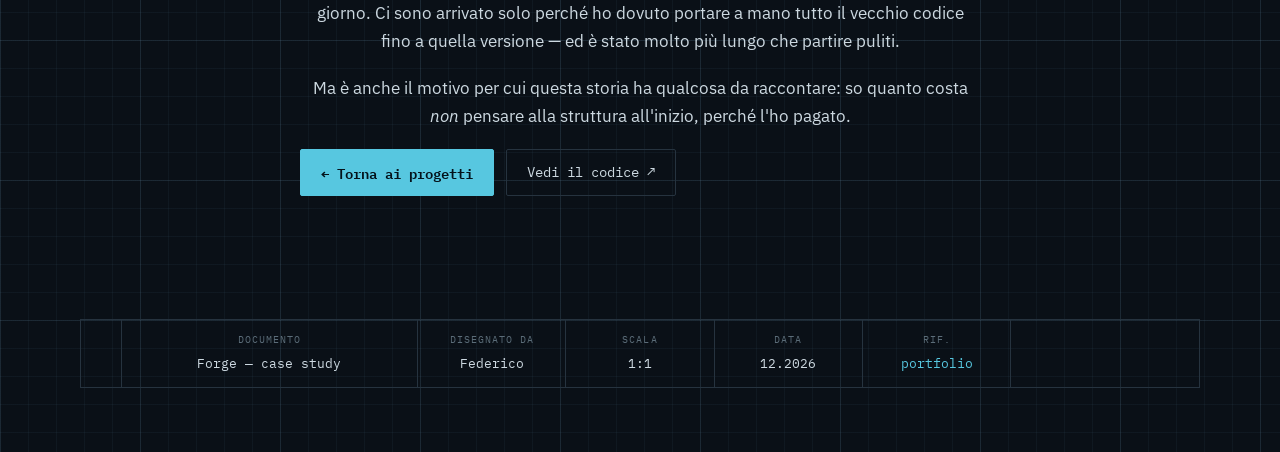
<file: forge.html>
<!DOCTYPE html>
<html lang="it">
<head>
    <meta charset="UTF-8">
    <meta name="viewport" content="width=device-width, initial-scale=1.0">
    <title>Forge — case study — Federico</title>
    <meta name="description" content="Case study: da dxf-forge, uno script per omologare i layer dei DXF, a Forge, un interprete di disegni tecnici con core agnostico rispetto al formato. Problema, punto di rottura, il refactoring di un'estate, architettura attuale e direzione futura.">
    <meta name="author" content="Federico">

    <link rel="preconnect" href="https://fonts.googleapis.com">
    <link rel="preconnect" href="https://fonts.gstatic.com" crossorigin>
    <link href="https://fonts.googleapis.com/css2?family=IBM+Plex+Mono:wght@400;500;600&family=IBM+Plex+Sans:wght@400;500;600&display=swap" rel="stylesheet">
    <link rel="stylesheet" href="style.css">
</head>
<body>

<a class="skip-link" href="#main">Salta al contenuto</a>

<header class="topbar">
    <a class="topbar__id" href="index.html">
        <span class="mark">▚</span> FEDERICO
    </a>
    <nav class="topbar__nav" aria-label="Navigazione">
        <a href="index.html">← portfolio</a>
        <a href="index.html#progetti">progetti</a>
        <a href="https://github.com/serg-you-lin/forge" target="_blank" rel="noopener">repo ↗</a>
    </nav>
</header>

<main id="main">

    <!-- ============================================ INTESTAZIONE -->
    <section class="hero hero--case">
        <div class="hero__frame">
            <p class="eyebrow">
                <span class="eyebrow__tag">CASE STUDY</span>
                Forge
            </p>

            <h1 id="hero-title">
                Da uno script per sistemare i DXF a un
                <span class="hl">interprete di disegni tecnici</span>.
            </h1>

            <p class="hero__lede">
                Problema → prima architettura → punto di rottura → refactoring →
                architettura attuale → direzione futura. È il mio progetto più ambizioso.
            </p>
        </div>
    </section>

    <!-- ============================================ 01 PROBLEMA -->
    <section class="section" aria-labelledby="s1">
        <div class="section__head">
            <span class="section__num">01</span>
            <h2 id="s1">Il problema</h2>
            <span class="section__rule" aria-hidden="true"></span>
        </div>
        <div class="prose">
            <p>
                Forge è iniziato da un'esigenza mia, personale. In azienda, ogni lavoro
                che arriva dal cliente parte da disegni disordinati e fatti malino (eufemismo):
                leggibili per una persona, ma non conformi allo standard con cui li
                lavoriamo. Prima ancora di iniziare il lavoro vero devo investire molto
                tempo per sistemarli — layer, blocchi, riferimenti — e renderli
                lavorabili. Il lavoro era molto ripetitivo e i task quasi sempre gli stessi
            </p>
            <p>
                Questo ha fatto accendere il mio lato "lazy". 
                Se sembra che una task possa essere automatizzabile, bisogna fare un tentativo per renderla tale.
            </p>
        </div>
    </section>

    <!-- ============================================ 02 PRIMA ARCHITETTURA -->
    <section class="section" aria-labelledby="s2">
        <div class="section__head">
            <span class="section__num">02</span>
            <h2 id="s2">La prima versione: dxf-forge</h2>
            <span class="section__rule" aria-hidden="true"></span>
        </div>
        <div class="prose">
            <p>
                Il primo nome del progetto è stato <span class="mono">dxf-forge</span>. Prendeva un file
                DXF (uno standard CAD nel contesto manifatturiero 2D), omologava i layer secondo lo standard aziendale, 
                opzionalmente splittava le varie 'parti' su file a se stante, 
                arricchendoli con alcuni dati. Lo usavo in accoppiata con
                <a href="index.html#snapmark">SnapMark</a>, che si occupava della
                marcatura.
            </p>
            <p>
                Ho cercato di organizzarlo in modo modulare fin dall'inizio, ma crescendo per aggiunte
                successive, una funzione alla volta, senza un disegno d'insieme.
            </p>
        </div>
    </section>

    <!-- ============================================ 03 PUNTO DI ROTTURA -->
    <section class="section" aria-labelledby="s3">
        <div class="section__head">
            <span class="section__num">03</span>
            <h2 id="s3">Il punto di rottura</h2>
            <span class="section__rule" aria-hidden="true"></span>
        </div>
        <div class="prose">
            <p>
                A un certo punto la confusione era tanta. Dead code che non sapevo più
                se potevo togliere, funzioni che si occupavano dello stesso compito in due punti diversi della pipeline,
                una <strong>god class</strong> che faceva troppe cose e teneva insieme tutto.
            </p>
            <p>
                Il programma funzionava. Ma ogni modifica costava più di quanto valeva,
                e ogni feature nuova rischiava di romperne una vecchia. Non era più
                estendibile.
            </p>
        </div>
    </section>

    <!-- ============================================ 04 DECISIONE -->
    <section class="section" aria-labelledby="s4">
        <div class="section__head">
            <span class="section__num">04</span>
            <h2 id="s4">La decisione: fermare le feature</h2>
            <span class="section__rule" aria-hidden="true"></span>
        </div>
        <div class="prose">
            <p>
                Ho scelto di <strong>non aggiungere altro</strong> e di rifare la
                struttura. Non un ritocco: un refactoring corposo, che ha occupato
                un'estate intera.
            </p>
            <p>
                È stata la scelta più difficile del progetto, perché il codice
                “funzionava” e fermarsi vuol dire rinunciare per mesi a qualsiasi
                risultato visibile. Ma continuare ad aggiungere su una base rotta
                significava solo rendere il problema più grande e misterioso.
            </p>
        </div>
    </section>

    <!-- ============================================ 05 REFACTORING -->
    <section class="section" aria-labelledby="s5">
        <div class="section__head">
            <span class="section__num">05</span>
            <h2 id="s5">Il refactoring</h2>
            <span class="section__rule" aria-hidden="true"></span>
        </div>
        <div class="prose">
            <p>
                Ho lavorato prima sulla struttura, e solo dopo sul codice.
                Ho usato in parallelo le versioni gratuite di Claude,
                GPT, Gemini e DeepSeek: servivano a discutere le scelte di architettura,
                a trovare i buchi nel ragionamento, non a scrivere il programma al posto
                mio.
            </p>
            <p>
                Due principi hanno guidato tutto. Primo: <strong>tipizzare il più
                possibile</strong>, così che ogni oggetto dica cosa contiene. Secondo:
                rendere <strong>interrogabili</strong> le parti che non mi erano chiare —
                invece di dizionari generici che passano di funzione in funzione, oggetti
                che si possono ispezionare in caso di bug o files strani in input.
            </p>
            <p>
                Ho letteralmente rivoltato l'intero progetto come un calzino.
            </p>
        </div>
    </section>

    <!-- ============================================ 06 DOMINIO -->
    <section class="section" aria-labelledby="s6">
        <div class="section__head">
            <span class="section__num">06</span>
            <h2 id="s6">Quello che ho scoperto sul dominio</h2>
            <span class="section__rule" aria-hidden="true"></span>
        </div>
        <div class="prose">
            <p>
                La sfida più di nicchia non era di codice: è stato scoprire
                <strong>quanto sono “brutti” i disegni</strong> quando devi darli in
                pasto a un software, non a una persona.
            </p>
            <p>
                UCS e WCS scambiati, allineamenti Z non coerenti, entità disegnate su piani che per 
                l'occhio sono corretti ma che per una CAM non lo sono. Un umano guarda il disegno e 
                ricostruisce facilmente l'intenzione; il software vede soltanto coordinate e 
                proprietà geometriche. Se quelle informazioni non sono coerenti, il risultato può 
                essere semplicemente sbagliato.
            </p>
            <p>
                Una parte importante del lavoro dell'adapter di importazione è quindi normalizzare 
                l'input prima che arrivi al core: sistemi di riferimento, piani, entità e layer 
                devono essere ricondotti a una struttura coerente.
            </p>
            <p>
                È una parte del progetto che non avevo previsto all'inizio e che invece è diventata 
                centrale. I software commerciali che arrivano dopo il Forge fanno già molto bene il 
                loro lavoro: il problema è arrivarci con dati abbastanza puliti e coerenti da poter 
                essere elaborati senza doverli correggere manualmente ogni volta.
            </p>
            <p>
                Omologare entità, layer e geometrie significa togliere dal flusso una parte del 
                lavoro più tedioso e fornire ai software che dialogano con i macchinari di 
                produzione un input più prevedibile e gestibile.
            </p>
        </div>
    </section>

    <!-- ============================================ 07 ARCHITETTURA ATTUALE -->
    <section class="section" aria-labelledby="s7">
        <div class="section__head">
            <span class="section__num">07</span>
            <h2 id="s7">L'architettura attuale</h2>
            <span class="section__rule" aria-hidden="true"></span>
        </div>
        <div class="prose">
            <p>
                Ho deciso che Forge dovesse essere <strong>agnostico rispetto al
                formato</strong>. Il core non sa da dove arrivano i dati: ci sono
                <strong>adapter di import</strong> che portano formati diversi dentro un
                modello comune, e <strong>adapter di export</strong> che lo riportano
                fuori. In mezzo, una pipeline di operazioni, pensata per essere estesa
                senza toccare quello che c'è già.
            </p>

            <figure class="diagram">
                <svg viewBox="0 0 640 300" role="img" aria-labelledby="forge-diagram-title">
                    <title id="forge-diagram-title">Architettura di Forge: adapter di input, core agnostico, adapter di output, e sotto i moduli interpreti che convergono verso un solver di disegno</title>
                    <defs>
                        <marker id="arrow" viewBox="0 0 10 10" refX="9" refY="5" markerWidth="7" markerHeight="7" orient="auto-start-reverse">
                            <path d="M0 0 L10 5 L0 10 z" fill="currentColor"/>
                        </marker>
                    </defs>
                    <g class="d-dim">
                        <rect x="15" y="60" width="120" height="46" rx="2"/>
                        <text x="75" y="80">Disegno gezzo</text>
                        <text x="75" y="96" class="d-small">(DXF e altri)</text>
                    </g>
                    <line x1="135" y1="83" x2="235" y2="83" marker-end="url(#arrow)"/>
                    <text x="182" y="74" class="d-small d-mid">adapter</text>

                    <g class="d-core">
                        <rect x="240" y="40" width="160" height="120" rx="2"/>
                        <text x="320" y="92" class="d-strong">CORE</text>
                        <text x="320" y="112" class="d-small">agnostico</text>
                    </g>

                    <line x1="400" y1="83" x2="505" y2="83" marker-end="url(#arrow)"/>
                    <text x="452" y="74" class="d-small d-mid">adapter</text>
                    <g class="d-dim">
                        <rect x="510" y="60" width="110" height="46" rx="2"/>
                        <text x="565" y="87" class="d-small">export</text>
                    </g>

                    <line x1="320" y1="160" x2="320" y2="205" marker-end="url(#arrow)"/>
                    <g class="d-dim">
                        <rect x="150" y="210" width="340" height="60" rx="2"/>
                        <text x="320" y="234" class="d-small">interpreti: lamiere · cartigli</text>
                        <text x="320" y="256" class="d-strong">→ solver di disegno (possibile futuro)</text>
                    </g>
                </svg>
                <figcaption>
                    Input eterogeneo → nucleo unico → export. Sotto, i moduli di
                    interpretazione che potranno convergere verso il solver.
                </figcaption>
            </figure>
        </div>
    </section>

    <!-- ============================================ 08 AI -->
    <section class="section" aria-labelledby="s8">
        <div class="section__head">
            <span class="section__num">08</span>
            <h2 id="s8">Il ruolo dell'AI</h2>
            <span class="section__rule" aria-hidden="true"></span>
        </div>
        <div class="prose">
            <p>
                Non lo nascondo: l'AI è stata parte di come ho imparato a programmare,
                e su un progetto di questa dimensione è stata parte di come l'ho
                portato avanti. Per anni ho usato solo le versioni gratuite. Da qualche
                settimana lavoro con la versione a pagamento di Claude, direttamente
                nella repo, e ha cambiato il mio modo di lavorare abbastanza da farmi
                pensare che avrei dovuto farlo prima.
            </p>
            <p>
                Quello che non è cambiato è che le decisioni di struttura, e il perché
                di ogni scelta, restano mie. Se una feature non si comporta come mi aspetto,
                quella feature non è pronta.
            </p>
            <p>
                Per questo mootivo forge è stato il primo progetto in cui ho implementato test ad ogni 
                livello, compresi files reali su cui so cosa aspettarmi. Senza questa copertura, il refactoring
                di questa estate sarebbe stato letteralmente impossibile.
            </p>
        </div>
    </section>

    <!-- ============================================ 09 FUTURO -->
    <section class="section" aria-labelledby="s9">
        <div class="section__head">
            <span class="section__num">09</span>
            <h2 id="s9">Dove sta andando</h2>
            <span class="section__rule" aria-hidden="true"></span>
        </div>
        <div class="prose">
            <p>
                Sto sviluppando due moduli di interpretazione sopra il core: uno per le
                <strong>lamiere piegate</strong>, uno per <strong>cornici e
                cartigli</strong>. L'idea è unirli in un <strong>solver di disegno</strong>
                che, partendo dalla messa in tavola, generi il file di taglio e le
                informazioni anche a livello commerciale.
            </p>
            <p>
                L'obiettivo di fondo è ambizioso: dare a un agente la possibilità di interpretare 
                un disegno tecnico senza dover badare ai calcoli, alle duplicazioni o ai sistemi 
                di riferimento sbagliati. L'estendibilità del core nasce anche per questo.
            </p>
            <p>
                I moduli necessari per arrivarci sono ancora in una fase poco più che embrionale. 
                <strong>Il solver non esiste ancora</strong>: è la direzione verso cui mi 
                piacerebbe portare il progetto.
            </p>
        </div>
    </section>

    <!-- ============================================ 10 COSA RIFAREI -->
    <section class="section" aria-labelledby="s10">
        <div class="section__head">
            <span class="section__num">10</span>
            <h2 id="s10">Cosa rifarei diverso</h2>
            <span class="section__rule" aria-hidden="true"></span>
        </div>
        <div class="prose">
            <p>
                Oggi partirei direttamente dall'architettura agnostica, con gli adapter
                fin dal primo giorno. Ci sono arrivato solo perché ho dovuto portare a
                mano tutto il vecchio codice fino a quella versione — ed è stato molto
                più lungo che partire puliti.
            </p>
            <p>
                Ma è anche il motivo per cui questa storia ha qualcosa da raccontare:
                so quanto costa <em>non</em> pensare alla struttura all'inizio, perché
                l'ho pagato.
            </p>

            <p class="project__cta-line">
                <a class="btn btn--primary" href="index.html#progetti">← Torna ai progetti</a>
                <a class="btn" href="https://github.com/serg-you-lin/forge" target="_blank" rel="noopener">Vedi il codice ↗</a>
            </p>
        </div>
    </section>
</main>

<footer class="titleblock" aria-label="Cartiglio">
    <div class="titleblock__cell titleblock__cell--wide">
        <span class="k">DOCUMENTO</span>
        <span class="v">Forge — case study</span>
    </div>
    <div class="titleblock__cell">
        <span class="k">DISEGNATO DA</span>
        <span class="v">Federico</span>
    </div>
    <div class="titleblock__cell">
        <span class="k">SCALA</span>
        <span class="v">1:1</span>
    </div>
    <div class="titleblock__cell">
        <span class="k">DATA</span>
        <span class="v" id="tb-date">2026</span>
    </div>
    <div class="titleblock__cell titleblock__cell--wide">
        <span class="k">RIF.</span>
        <span class="v"><a href="index.html">portfolio</a></span>
    </div>
</footer>

<script src="script.js"></script>
</body>
</html>
</file>
<file: style.css>
/* =========================================================================
   Portfolio — Federico
   Estetica: blueprint / disegno tecnico. Fondo scuro, griglia tenue,
   linee di quota, tipografia monospace tecnica, cartiglio in chiusura.
   ========================================================================= */

:root {
    --bg:          #0a1017;
    --bg-panel:    #0e1a24;
    --bg-panel-2:  #0c151d;
    --grid:        rgba(120, 175, 205, 0.055);
    --grid-strong: rgba(120, 175, 205, 0.11);

    --ink:         #cdd9e1;
    --ink-dim:     #8296a3;
    --ink-faint:   #5b6c78;

    --line:        #26333f;
    --line-soft:   #1b2731;

    --accent:      #57c7e0;   /* ciano: linee di quota, link, bordi vivi */
    --accent-deep: #2b8ba3;
    --warm:        #e0a45c;   /* ambra: usato con parsimonia (revisioni, hatch) */

    --maxw:        1120px;
    --prose:       68ch;

    --mono: "IBM Plex Mono", ui-monospace, "SF Mono", "Cascadia Code", Menlo, Consolas, monospace;
    --sans: "IBM Plex Sans", system-ui, -apple-system, "Segoe UI", Roboto, sans-serif;
}

* { box-sizing: border-box; }

[hidden] { display: none !important; }

html { scroll-behavior: smooth; }

@media (prefers-reduced-motion: reduce) {
    html { scroll-behavior: auto; }
    * { animation: none !important; transition: none !important; }
}

body {
    margin: 0;
    background-color: var(--bg);
    background-image:
        linear-gradient(var(--grid) 1px, transparent 1px),
        linear-gradient(90deg, var(--grid) 1px, transparent 1px),
        linear-gradient(var(--grid-strong) 1px, transparent 1px),
        linear-gradient(90deg, var(--grid-strong) 1px, transparent 1px);
    background-size:
        28px 28px,
        28px 28px,
        140px 140px,
        140px 140px;
    color: var(--ink);
    font-family: var(--sans);
    font-size: 17px;
    line-height: 1.65;
    -webkit-font-smoothing: antialiased;
}

h1, h2, h3 { font-family: var(--mono); font-weight: 600; line-height: 1.15; }

a { color: var(--accent); text-decoration: none; }
a:hover { text-decoration: underline; text-underline-offset: 3px; }

strong { color: #e7eef3; font-weight: 600; }

.mono { font-family: var(--mono); font-size: 0.92em; }

.skip-link {
    position: absolute;
    left: -9999px;
    top: 0;
    background: var(--accent);
    color: #04121a;
    padding: 10px 16px;
    font-family: var(--mono);
    z-index: 100;
}
.skip-link:focus { left: 8px; top: 8px; }

:focus-visible {
    outline: 2px solid var(--accent);
    outline-offset: 3px;
}

/* ---------------------------------------------------------------- topbar */
.topbar {
    position: sticky;
    top: 0;
    z-index: 50;
    display: flex;
    flex-wrap: wrap;
    gap: 8px 20px;
    align-items: center;
    justify-content: space-between;
    padding: 12px clamp(16px, 4vw, 40px);
    background: rgba(10, 16, 23, 0.85);
    backdrop-filter: blur(8px);
    border-bottom: 1px solid var(--line);
}

.topbar__id {
    font-family: var(--mono);
    font-weight: 600;
    letter-spacing: 0.12em;
    color: var(--ink);
}
.topbar__id:hover { text-decoration: none; color: var(--accent); }
.topbar__id .mark { color: var(--accent); }

.topbar__nav {
    display: flex;
    flex-wrap: wrap;
    gap: 4px 18px;
    font-family: var(--mono);
    font-size: 0.82rem;
}
.topbar__nav a { color: var(--ink-dim); }
.topbar__nav a:hover,
.topbar__nav a.is-active { color: var(--accent); text-decoration: none; }
.topbar__nav a.is-active { text-shadow: 0 0 12px rgba(87, 199, 224, 0.4); }

/* ---------------------------------------------------------------- layout */
main {
    max-width: var(--maxw);
    margin: 0 auto;
    padding: 0 clamp(16px, 4vw, 40px);
}

.section {
    padding: clamp(56px, 9vw, 104px) 0;
    border-top: 1px solid var(--line-soft);
}

.section__head {
    display: flex;
    align-items: center;
    justify-content: center;
    gap: 16px;
    margin-bottom: 36px;
}
.section__head::before,
.section__head::after {
    content: "";
    flex: 1;
    height: 1px;
    background: repeating-linear-gradient(90deg, var(--line) 0 6px, transparent 6px 12px);
}
.section__num {
    font-family: var(--mono);
    font-size: 1.8rem;
    color: var(--accent);
    border: 1px solid var(--accent-deep);
    padding: 2px 8px;
    border-radius: 2px;
    flex: none;
}
.section__head h2 { font-size: clamp(1.5rem, 4vw, 2rem); margin: 0; }
/* la riga tratteggiata ora è generata dal ::before/::after: simmetrica
   attorno a numero + titolo invece di riempire solo lo spazio a destra */
.section__rule { display: none; }

.section__intro {
    color: var(--ink-dim);
    max-width: var(--prose);
    margin: -12px 0 32px;
    font-family: var(--mono);
    font-size: 0.9rem;
}

/* ---------------------------------------------------------------- hero */
.hero {
    padding: clamp(48px, 11vw, 128px) 0 clamp(40px, 7vw, 72px);
}

.hero__frame {
    position: relative;
    border: 1px solid var(--line);
    border-left: 2px solid var(--accent-deep);
    padding: clamp(24px, 5vw, 48px);
    background: linear-gradient(180deg, var(--bg-panel), var(--bg-panel-2));
}

.eyebrow {
    font-family: var(--mono);
    font-size: 0.82rem;
    letter-spacing: 0.06em;
    color: var(--ink-dim);
    margin: 0 0 22px;
}
.eyebrow__tag {
    color: var(--accent);
    border: 1px solid var(--accent-deep);
    padding: 2px 8px;
    border-radius: 2px;
    margin-right: 10px;
}

h1#hero-title {
    font-size: clamp(1.9rem, 6vw, 3.3rem);
    margin: 0 0 26px;
    letter-spacing: -0.01em;
}
h1 .hl {
    color: var(--accent);
    position: relative;
    white-space: nowrap;
}
h1 .hl::after {
    content: "";
    position: absolute;
    left: 0; right: 0; bottom: 2px;
    height: 6px;
    background: rgba(87, 199, 224, 0.18);
    z-index: -1;
}

.hero__lede {
    font-size: clamp(1rem, 2.4vw, 1.2rem);
    max-width: 60ch;
    margin: 0 0 18px;
}
.hero__identity {
    color: var(--ink-dim);
    max-width: 62ch;
    margin: 0 0 30px;
}

.hero__cta {
    display: flex;
    flex-wrap: wrap;
    gap: 12px;
}

.btn {
    display: inline-block;
    font-family: var(--mono);
    font-size: 0.88rem;
    padding: 11px 20px;
    border: 1px solid var(--line);
    border-radius: 2px;
    color: var(--ink);
    background: transparent;
    transition: border-color 0.15s, color 0.15s, background 0.15s;
}
.btn:hover {
    text-decoration: none;
    border-color: var(--accent);
    color: var(--accent);
}
.btn--primary {
    background: var(--accent);
    border-color: var(--accent);
    color: #04121a;
    font-weight: 600;
}
.btn--primary:hover {
    background: #7ad6ea;
    border-color: #7ad6ea;
    color: #04121a;
}
.btn--ghost { color: var(--ink-dim); }

.dimline {
    display: flex;
    align-items: center;
    gap: 6px;
    margin-top: 34px;
    color: var(--accent);
}
.dimline__end {
    width: 1px;
    height: 12px;
    background: currentColor;
    flex: none;
}
.dimline__bar {
    height: 1px;
    background: currentColor;
    flex: 1;
    min-width: 18px;
}
.dimline__label {
    font-family: var(--mono);
    font-size: 0.74rem;
    letter-spacing: 0.04em;
    color: var(--ink-dim);
    white-space: nowrap;
}

.hero__stats {
    list-style: none;
    display: grid;
    grid-template-columns: repeat(auto-fit, minmax(180px, 1fr));
    gap: 1px;
    margin: 28px 0 0;
    padding: 0;
    background: var(--line-soft);
    border: 1px solid var(--line-soft);
}
.hero__stats li {
    background: var(--bg);
    padding: 18px 20px;
    display: flex;
    flex-direction: column;
    gap: 4px;
}
.hero__stats .num {
    font-family: var(--mono);
    font-size: 1.9rem;
    color: var(--accent);
    line-height: 1;
}
.hero__stats .cap {
    font-size: 0.82rem;
    color: var(--ink-dim);
}

.hero__index {
    display: grid;
    grid-template-columns: repeat(auto-fit, minmax(200px, 1fr));
    gap: 1px;
    margin-top: 28px;
    background: var(--line-soft);
    border: 1px solid var(--line-soft);
}
.hero__index a {
    background: var(--bg);
    color: var(--ink);
    font-family: var(--mono);
    font-size: 0.9rem;
    padding: 16px 18px;
    display: flex;
    align-items: center;
    gap: 10px;
    transition: background 0.15s, color 0.15s;
}
.hero__index a:hover {
    text-decoration: none;
    background: var(--bg-panel);
    color: var(--accent);
}
.hero__index-n {
    color: var(--accent);
    font-size: 0.78rem;
    flex: none;
}

/* ---------------------------------------------------------------- prose */
.prose { max-width: var(--prose); }
.prose p { margin: 0 0 1.1em; }

.project__cta-line { margin: 1.6em 0 0; display: flex; flex-wrap: wrap; gap: 12px; }

.hero--case { padding-bottom: 0; }

.pull {
    margin: 1.6em 0;
    padding: 4px 0 4px 20px;
    border-left: 2px solid var(--accent);
    font-family: var(--mono);
    font-size: 0.95rem;
    color: var(--ink);
}
.pull p { margin: 0; }

/* ---------------------------------------------------------------- skills */
.skills {
    display: grid;
    grid-template-columns: repeat(auto-fit, minmax(260px, 1fr));
    gap: 1px;
    background: var(--line-soft);
    border: 1px solid var(--line-soft);
}
.skillcol {
    background: var(--bg);
    padding: 24px 22px;
}
.skillcol h3 {
    font-size: 0.95rem;
    margin: 0 0 16px;
    color: var(--accent);
    letter-spacing: 0.04em;
}
.skillcol ul { margin: 0; padding: 0; list-style: none; }
.skillcol li {
    position: relative;
    padding-left: 18px;
    margin-bottom: 12px;
    font-size: 0.92rem;
    color: var(--ink-dim);
}
.skillcol li::before {
    content: "+";
    position: absolute;
    left: 0;
    color: var(--accent-deep);
    font-family: var(--mono);
}
.skillcol strong { color: var(--ink); }

/* ---------------------------------------------------------------- projects */
.project {
    position: relative;
    background: linear-gradient(180deg, var(--bg-panel), var(--bg-panel-2));
    border: 1px solid var(--line);
    padding: clamp(22px, 4vw, 40px);
    margin-bottom: 28px;
}
.project--feature { margin-bottom: 36px; }

.project__corner {
    position: absolute;
    width: 14px;
    height: 14px;
    border: 2px solid var(--accent);
    pointer-events: none;
}
.project__corner--tl { top: -1px; left: -1px; border-right: 0; border-bottom: 0; }
.project__corner--br { bottom: -1px; right: -1px; border-left: 0; border-top: 0; }

.project__kicker {
    font-family: var(--mono);
    font-size: 0.72rem;
    letter-spacing: 0.14em;
    color: var(--accent);
    margin: 0 0 8px;
}
.project__head h3 {
    font-size: clamp(1.3rem, 3.4vw, 1.8rem);
    margin: 0;
}
.project__tagline {
    color: var(--ink-dim);
    margin: 10px 0 0;
    max-width: 54ch;
}
.project__body { margin-top: 22px; }

.project__note {
    border-top: 1px solid var(--line-soft);
    padding-top: 16px;
    color: var(--ink-dim);
    font-style: italic;
}
.project__micro,
.project__body .project__micro {
    font-family: var(--mono);
    font-size: 0.8rem;
    color: var(--ink-faint);
    margin: 8px 0 0;
}

.project__meta {
    display: flex;
    flex-wrap: wrap;
    gap: 8px;
    margin-top: 20px;
}
.tag {
    font-family: var(--mono);
    font-size: 0.76rem;
    padding: 4px 10px;
    border: 1px solid var(--line);
    border-radius: 2px;
    color: var(--ink-dim);
}
.tag--link {
    color: var(--accent);
    border-color: var(--accent-deep);
}
.tag--link:hover { background: rgba(87, 199, 224, 0.1); text-decoration: none; }

/* case study steps */
.casestudy {
    display: grid;
    gap: 2px;
    background: var(--line-soft);
    border: 1px solid var(--line-soft);
    margin-bottom: 28px;
}
.casestudy__step {
    background: var(--bg);
    padding: 16px 18px;
    display: grid;
    grid-template-columns: 160px 1fr;
    gap: 18px;
}
.casestudy__label {
    font-family: var(--mono);
    font-size: 0.78rem;
    color: var(--accent);
    letter-spacing: 0.04em;
    padding-top: 2px;
}
.casestudy__step p { margin: 0; font-size: 0.94rem; }

/* minor grid */
.grid-minor {
    display: grid;
    grid-template-columns: repeat(auto-fit, minmax(280px, 1fr));
    gap: 20px;
}
.project--minor { padding: 24px; margin-bottom: 0; }
.project--minor .project__head h3 { font-size: 1.15rem; }
.project--minor p { font-size: 0.9rem; }

/* code */
.code {
    background: #060c12;
    border: 1px solid var(--line);
    border-left: 2px solid var(--accent-deep);
    padding: 16px 18px;
    overflow-x: auto;
    font-family: var(--mono);
    font-size: 0.82rem;
    line-height: 1.7;
    color: var(--ink);
    margin: 1.4em 0;
}
.code code { font-family: inherit; }
.code--sm { font-size: 0.76rem; margin: 1em 0; }
.c-c { color: var(--ink-faint); }
.c-f { color: var(--accent); }
.c-s { color: var(--warm); }
.c-n { color: #b58be0; }

.featlist {
    list-style: none;
    padding: 0;
    margin: 1.2em 0 0;
    display: grid;
    grid-template-columns: repeat(auto-fit, minmax(190px, 1fr));
    gap: 6px 18px;
}
.featlist li {
    position: relative;
    padding-left: 16px;
    font-family: var(--mono);
    font-size: 0.82rem;
    color: var(--ink-dim);
}
.featlist li::before {
    content: "▸";
    position: absolute;
    left: 0;
    color: var(--accent-deep);
}

/* diagrams */
.diagram {
    margin: 1.6em 0;
    padding: 20px;
    border: 1px solid var(--line);
    background: var(--bg);
}
.diagram--inline { padding: 12px; margin: 1em 0; }
.diagram svg {
    display: block;
    width: 100%;
    height: auto;
    color: var(--accent);
}
.diagram figcaption {
    margin-top: 12px;
    font-family: var(--mono);
    font-size: 0.76rem;
    color: var(--ink-faint);
}

.diagram text {
    font-family: var(--mono);
    font-size: 13px;
    fill: var(--ink);
    text-anchor: middle;
    dominant-baseline: middle;
}
.diagram .d-small { font-size: 11px; fill: var(--ink-dim); }
.diagram .d-strong { fill: var(--accent); font-size: 14px; }
.diagram .d-mid { fill: var(--ink-faint); }
.diagram .d-dim rect,
.diagram .d-core rect {
    fill: none;
    stroke: currentColor;
    stroke-width: 1;
}
.diagram .d-core rect { stroke-dasharray: 4 3; }
.diagram line { stroke: currentColor; stroke-width: 1; }
.diagram .d-dim line { stroke: var(--ink-faint); }

.diagram .d-hatch rect {
    fill: url(#hatchpat);
    stroke: var(--warm);
    stroke-width: 1;
}
.diagram .seg path {
    stroke: currentColor;
    stroke-width: 6;
    stroke-linecap: round;
    fill: none;
}

/* ---------------------------------------------------------------- prima / dopo (toggle) */
.ba {
    margin: 1.6em 0;
}
.ba__stage {
    display: block;
    position: relative;
    width: 100%;
    padding: 0;
    border: 1px solid var(--line);
    background: #05090d;
    cursor: pointer;
    font: inherit;
    color: inherit;
    transition: border-color 0.15s;
}
.ba__stage:hover,
.ba__stage:focus-visible { border-color: var(--accent); }
.ba__img {
    display: block;
    width: 100%;
    height: auto;
}
.ba__img[hidden] { display: none; }
.ba__state {
    position: absolute;
    top: 10px;
    left: 10px;
    display: flex;
    align-items: center;
    gap: 7px;
    font-family: var(--mono);
    font-size: 0.72rem;
    letter-spacing: 0.1em;
    color: var(--accent);
    background: rgba(5, 9, 13, 0.9);
    border: 1px solid var(--accent-deep);
    padding: 4px 10px;
    border-radius: 2px;
}
.ba__dot {
    width: 7px;
    height: 7px;
    border-radius: 50%;
    background: var(--accent);
    flex: none;
}
.ba__hint {
    display: inline-block;
    margin-top: 10px;
    font-family: var(--mono);
    font-size: 0.72rem;
    color: var(--ink);
    background: rgba(5, 9, 13, 0.9);
    border: 1px solid var(--line);
    padding: 4px 10px;
    border-radius: 2px;
}
.ba__stage:hover + .ba__hint { color: var(--accent); border-color: var(--accent-deep); }
.ba.is-dopo .ba__state { color: var(--warm); border-color: var(--warm); }
.ba.is-dopo .ba__dot { background: var(--warm); }
.ba figcaption {
    margin-top: 12px;
    font-family: var(--mono);
    font-size: 0.76rem;
    color: var(--ink-faint);
}

/* ---------------------------------------------------------------- contacts */
.contacts {
    list-style: none;
    padding: 0;
    margin: 0;
    border: 1px solid var(--line-soft);
    max-width: 560px;
}
.contacts li {
    display: flex;
    gap: 18px;
    align-items: baseline;
    padding: 16px 20px;
    border-bottom: 1px solid var(--line-soft);
}
.contacts li:last-child { border-bottom: 0; }
.contacts__k {
    font-family: var(--mono);
    font-size: 0.78rem;
    color: var(--ink-faint);
    width: 84px;
    flex: none;
}

/* ---------------------------------------------------------------- titleblock */
.titleblock {
    max-width: var(--maxw);
    margin: 0 auto clamp(32px, 6vw, 64px);
    padding: 0 clamp(16px, 4vw, 40px);
    display: grid;
    grid-template-columns: 2fr repeat(5, 1fr);
    border: 1px solid var(--line);
    border-collapse: collapse;
}
.titleblock__cell {
    border: 1px solid var(--line);
    margin: -0.5px;
    padding: 12px 14px;
    display: flex;
    flex-direction: column;
    gap: 4px;
    min-width: 0;
}
.titleblock__cell .k {
    font-family: var(--mono);
    font-size: 0.64rem;
    letter-spacing: 0.1em;
    color: var(--ink-faint);
}
.titleblock__cell .v {
    font-family: var(--mono);
    font-size: 0.82rem;
    color: var(--ink);
    overflow-wrap: break-word;
}

/* ---------------------------------------------------------------- allineamento centrale */
body { text-align: center; }

.prose,
.hero__lede,
.hero__identity,
.section__intro,
.project__tagline {
    margin-left: auto;
    margin-right: auto;
}

/* bullet e blocchi di codice restano a sinistra: centrarli rompe il
   marcatore/l'indentazione */
.skillcol ul,
.featlist,
.code {
    text-align: left;
}

/* ---------------------------------------------------------------- responsive */
@media (max-width: 720px) {
    body { font-size: 16px; }
    .casestudy__step { grid-template-columns: 1fr; gap: 6px; }
    .casestudy__label { padding-top: 0; }
    .titleblock { grid-template-columns: 1fr 1fr; }
    .titleblock__cell--wide { grid-column: 1 / -1; }
    .topbar { justify-content: center; }
}

@media (max-width: 420px) {
    .hero__cta .btn { width: 100%; text-align: center; }
}
</file>
